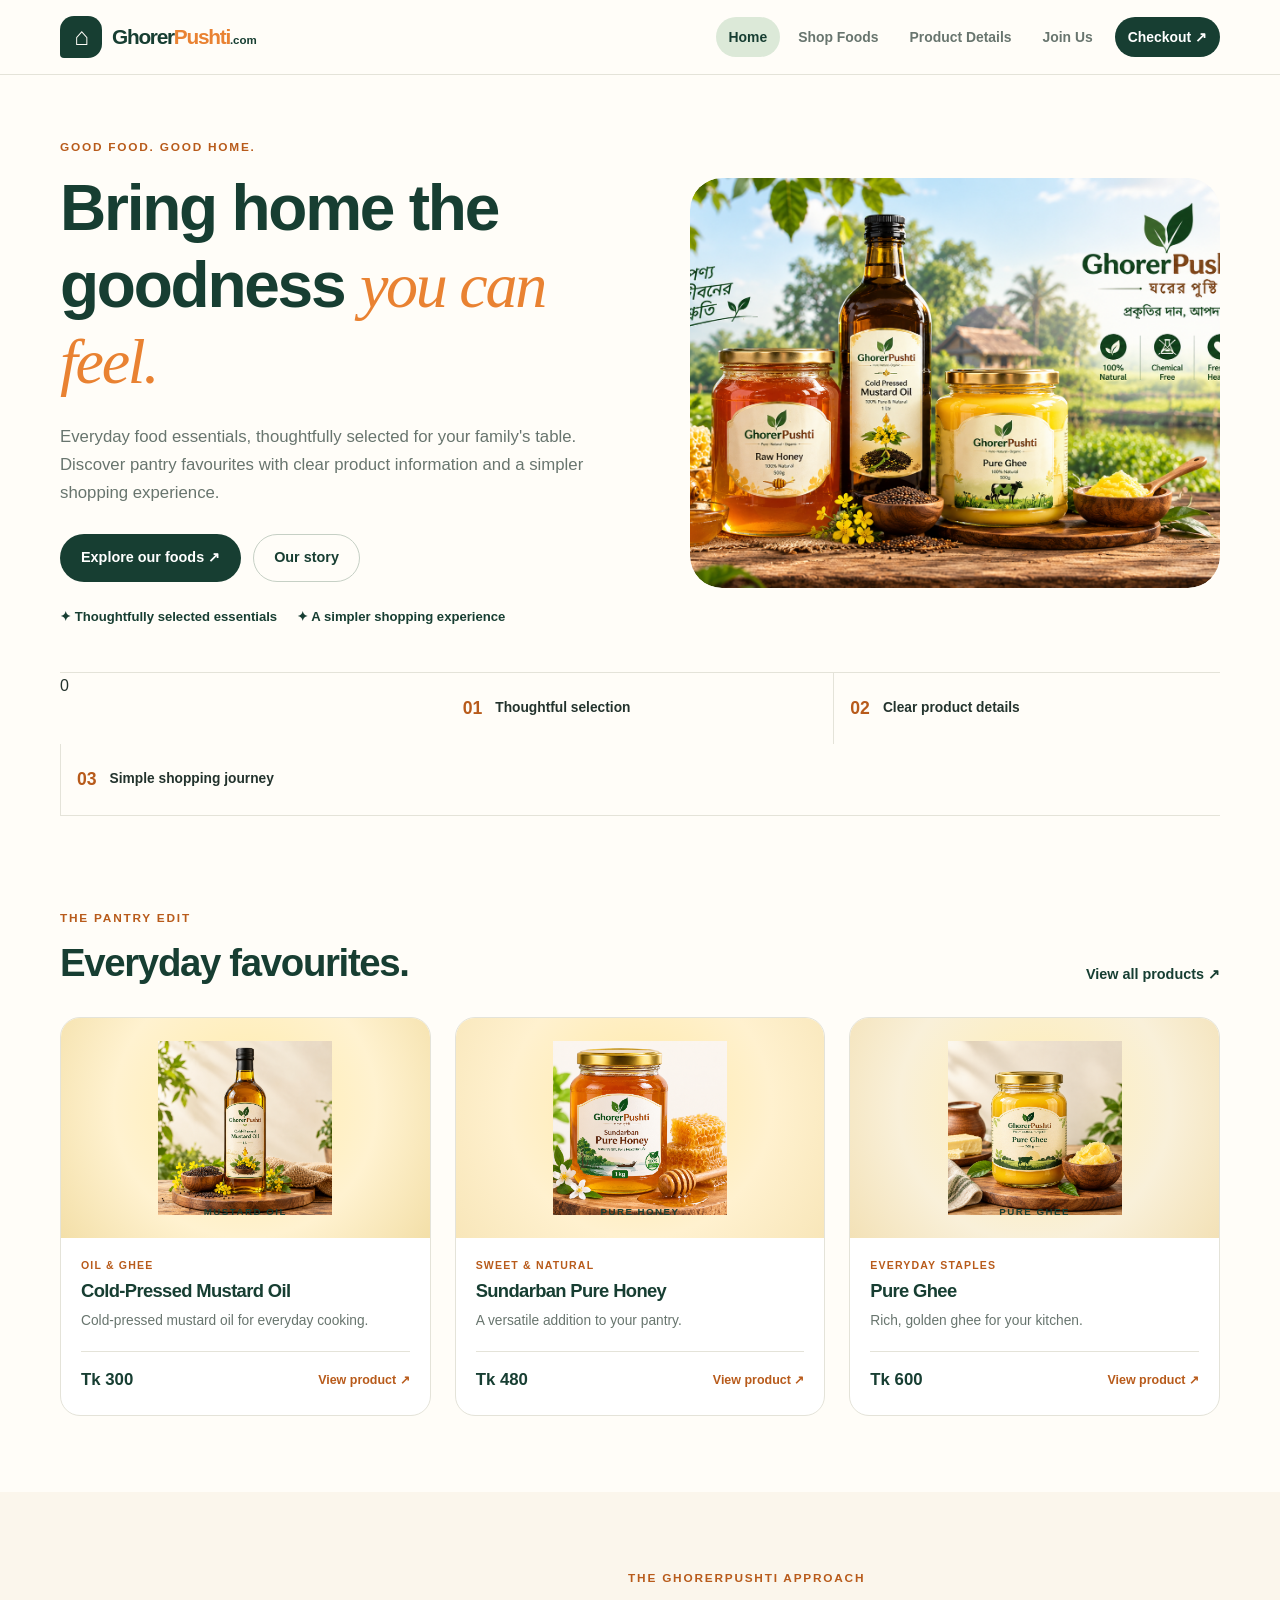
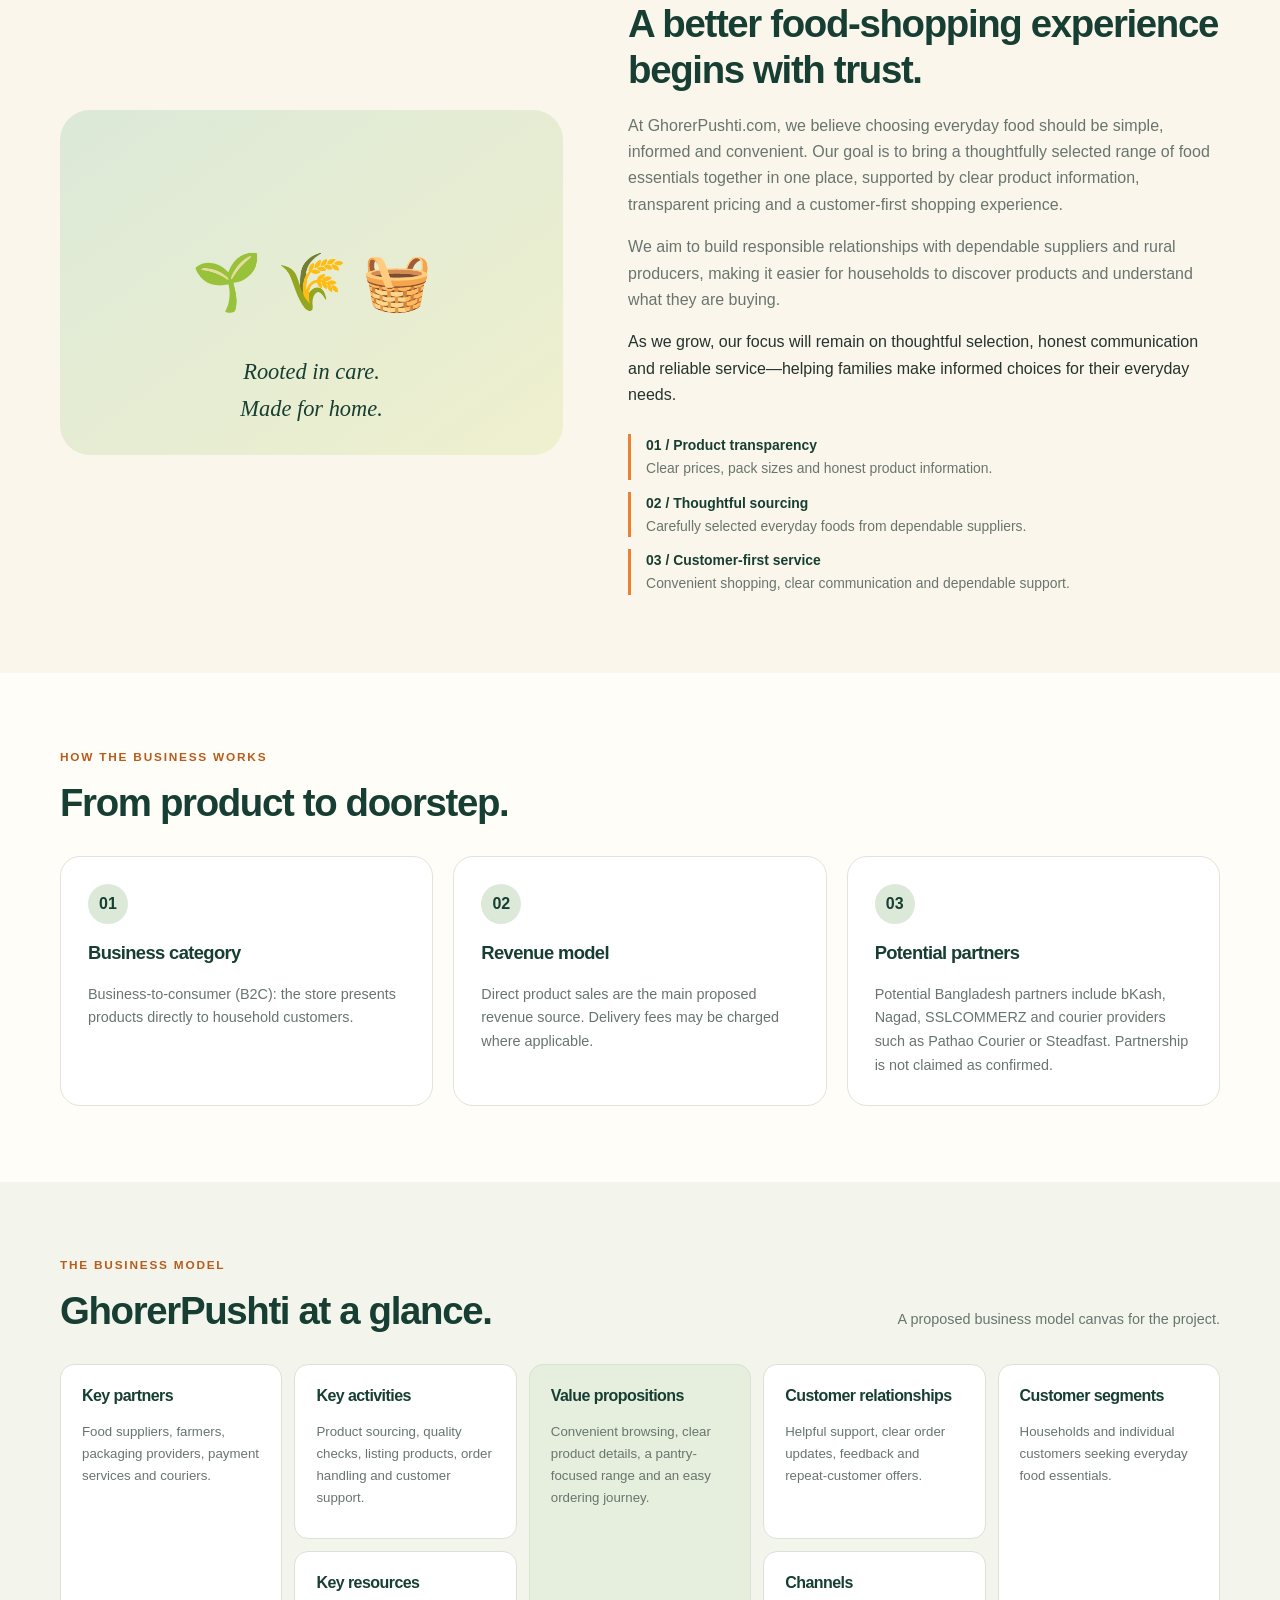
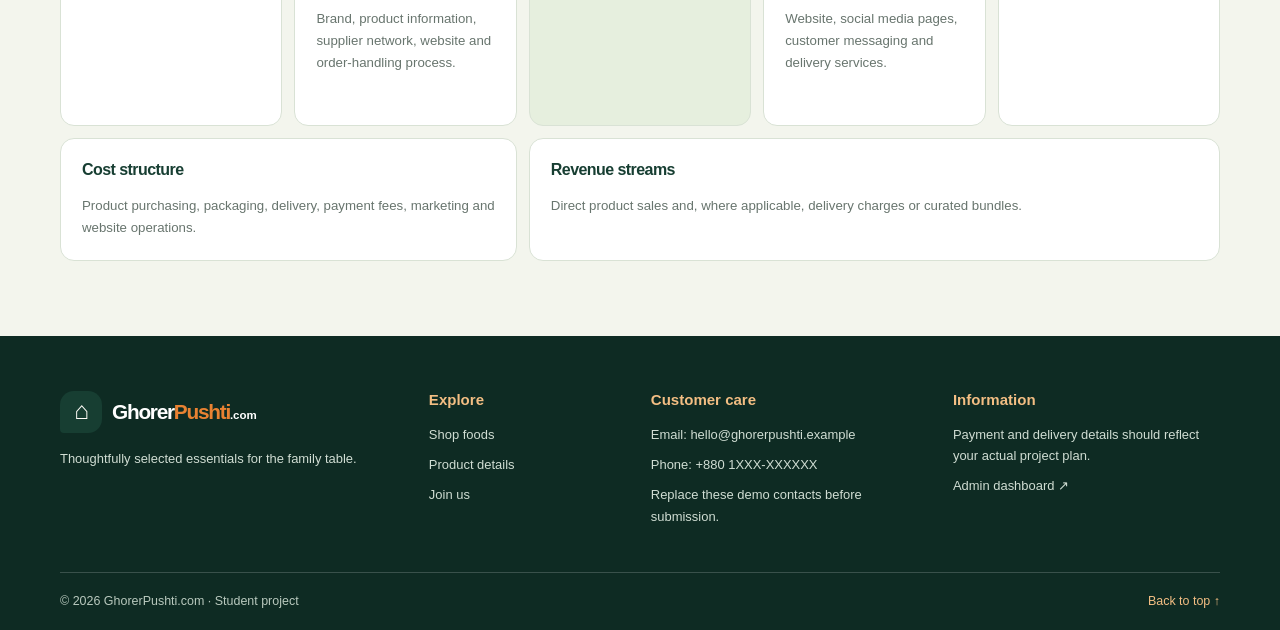
<file: index.html>
<MIS207 Assignment 01 - Build the storefront
  Group:   Team GhorerPushti
  Members: Student One (ID 2022365630, group leader)
           Student Two(ID 2422617630)
           Student Three(ID 2233606630)
<!DOCTYPE html>
<html lang="en">
<head>
  <!-- Replace with your group name, member names and IDs -->
  <meta charset="UTF-8">
  <meta name="viewport" content="width=device-width, initial-scale=1.0">
  <meta name="description" content="GhorerPushti — thoughtfully selected food and pantry essentials for every home.">
  <title>Home | GhorerPushti</title>
  <link rel="stylesheet" href="css/style.css">
</head>
<body id="top">

<header class="site-header">
  <a class="brand" href="index.html">
    <span class="brand-icon" aria-hidden="true">⌂</span>
    <span>Ghorer<span class="brand-accent">Pushti</span><small>.com</small></span>
  </a>
  <nav class="main-nav" aria-label="Main navigation">
    <a class="active" aria-current="page" href="index.html">Home</a>
    <a href="catalog.html">Shop Foods</a>
    <a href="product-details.html">Product Details</a>
    <a href="register.html">Join Us</a>
    <a class="nav-cart" href="checkout.html">Checkout ↗</a>
  </nav>
</header>

<main>
  <section class="hero container">
    <div class="hero-copy">
      <p class="eyebrow">GOOD FOOD. GOOD HOME.</p>
      <h1>Bring home the goodness <em>you can feel.</em></h1>
      <p class="hero-text">
        Everyday food essentials, thoughtfully selected for your family's
        table. Discover pantry favourites with clear product information
        and a simpler shopping experience.
      </p>
      <div class="button-row">
        <a class="btn btn-primary" href="catalog.html">Explore our foods ↗</a>
        <a class="btn btn-outline" href="#our-story">Our story</a>
      </div>
      <div class="hero-trust">
        <span>✦ Thoughtfully selected essentials</span>
        <span>✦ A simpler shopping experience</span>
      </div>
    </div>

    
<div class="hero-art hero-image">
  <img src="images/farm-collection.png" alt="GhorerPushti food collection">
</div>

  </section>

  <section class="trust-strip container">0
    <div><strong>01</strong><span>Thoughtful selection</span></div>
    <div><strong>02</strong><span>Clear product details</span></div>
    <div><strong>03</strong><span>Simple shopping journey</span></div>
  </section>

  <section class="section container">
    <div class="section-heading">
      <div>
        <p class="eyebrow">THE PANTRY EDIT</p>
        <h2>Everyday favourites.</h2>
      </div>
      <a class="text-link" href="catalog.html">View all products ↗</a>
    </div>

    <div class="product-grid">
      <article class="product-card">
        <a href="product-details.html" class="product-art art-oil" aria-label="View Mustard Oil">
  <img src="images/mustard-oil.png" alt="GhorerPushti Mustard Oil">
  <small>MUSTARD OIL</small>
</a>
        <div class="product-card-body">
          <p class="product-type">OIL &amp; GHEE</p>
          <h3><a href="product-details.html">Cold-Pressed Mustard Oil</a></h3>
          <p class="product-desc">Cold-pressed mustard oil for everyday cooking.</p>
          <div class="product-bottom"><strong>Tk 300</strong><a href="product-details.html">View product ↗</a></div>
        </div>
      </article>

      <article class="product-card">
        <a href="product-details.html"
   class="product-art art-honey"
   aria-label="View Sundarban Pure Honey">
  <img src="images/sundarban-honey.png"
       alt="GhorerPushti Sundarban Pure Honey">
  <small>PURE HONEY</small>
</a>
        <div class="product-card-body">
          <p class="product-type">SWEET & NATURAL</p>
          <h3><a href="product-details.html">Sundarban Pure Honey</a></h3>
          <p class="product-desc">A versatile addition to your pantry.</p>
          <div class="product-bottom"><strong>Tk 480</strong><a href="catalog.html">View product ↗</a></div>
        </div>
      </article>

      <article class="product-card">
        <a href="product-details.html"
   class="product-art art-ghee"
   aria-label="View Pure Ghee">
  <img src="images/pure-ghee.png"
       alt="GhorerPushti Pure Ghee">
  <small>PURE GHEE</small>
</a>
        <div class="product-card-body">
          <p class="product-type">EVERYDAY STAPLES</p>
          <h3><a href="catalog.html">Pure Ghee</a></h3>
          <p class="product-desc">Rich, golden ghee for your kitchen.</p>
          <div class="product-bottom"><strong>Tk 600</strong><a href="catalog.html">View product ↗</a></div>
        </div>
      </article>
    </div>
  </section>

  <section class="story-section" id="our-story">
    <div class="container story-layout">
      <div class="story-art" role="img" aria-label="Illustration representing rural farming and food">
        <span>🌱</span><span>🌾</span><span>🧺</span>
        <p>Rooted in care.<br>Made for home.</p>
      </div>
      <div class="story-copy">
        <p class="eyebrow">THE GHORERPUSHTI APPROACH</p>
        <h2>A better food-shopping experience begins with trust.</h2>
      <p>
          At GhorerPushti.com, we believe choosing everyday food should
          be simple, informed and convenient. Our goal is to bring a
          thoughtfully selected range of food essentials together in
          one place, supported by clear product information,
          transparent pricing and a customer-first shopping experience.
        </p>
        
      <p>
        We aim to build responsible relationships with dependable
        suppliers and rural producers, making it easier for households
        to discover products and understand what they are buying.
      
      </p>
        As we grow, our focus will remain on thoughtful selection,
        honest communication and reliable service—helping families
        make informed choices for their everyday needs.
     </p>

<div class="story-points">
  <p>
    <strong>01 / Product transparency</strong><br>
    Clear prices, pack sizes and honest product information.
  </p>

  <p>
    <strong>02 / Thoughtful sourcing</strong><br>
    Carefully selected everyday foods from dependable suppliers.
  </p>

  <p>
    <strong>03 / Customer-first service</strong><br>
    Convenient shopping, clear communication and dependable support.
  </p>
</div>
      </div>
    </div>
  </section>

  <section class="section container">
    <div class="section-heading">
      <div><p class="eyebrow">HOW THE BUSINESS WORKS</p><h2>From product to doorstep.</h2></div>
    </div>
    <div class="info-grid">
      <article class="info-card"><span>01</span><h3>Business category</h3><p>Business-to-consumer (B2C): the store presents products directly to household customers.</p></article>
      <article class="info-card"><span>02</span><h3>Revenue model</h3><p>Direct product sales are the main proposed revenue source. Delivery fees may be charged where applicable.</p></article>
      <article class="info-card"><span>03</span><h3>Potential partners</h3><p>Potential Bangladesh partners include bKash, Nagad, SSLCOMMERZ and courier providers such as Pathao Courier or Steadfast. Partnership is not claimed as confirmed.</p></article>
    </div>
  </section>

  <section class="canvas-section">
    <div class="container">
      <div class="section-heading">
        <div><p class="eyebrow">THE BUSINESS MODEL</p><h2>GhorerPushti at a glance.</h2></div>
        <p class="section-intro">A proposed business model canvas for the project.</p>
      </div>

      <div class="canvas-grid">
        <article class="canvas-card canvas-partners"><h3>Key partners</h3><p>Food suppliers, farmers, packaging providers, payment services and couriers.</p></article>
        <article class="canvas-card canvas-activities"><h3>Key activities</h3><p>Product sourcing, quality checks, listing products, order handling and customer support.</p></article>
        <article class="canvas-card canvas-value"><h3>Value propositions</h3><p>Convenient browsing, clear product details, a pantry-focused range and an easy ordering journey.</p></article>
        <article class="canvas-card canvas-relationships"><h3>Customer relationships</h3><p>Helpful support, clear order updates, feedback and repeat-customer offers.</p></article>
        <article class="canvas-card canvas-segments"><h3>Customer segments</h3><p>Households and individual customers seeking everyday food essentials.</p></article>
        <article class="canvas-card canvas-resources"><h3>Key resources</h3><p>Brand, product information, supplier network, website and order-handling process.</p></article>
        <article class="canvas-card canvas-channels"><h3>Channels</h3><p>Website, social media pages, customer messaging and delivery services.</p></article>
        <article class="canvas-card canvas-costs"><h3>Cost structure</h3><p>Product purchasing, packaging, delivery, payment fees, marketing and website operations.</p></article>
        <article class="canvas-card canvas-revenue"><h3>Revenue streams</h3><p>Direct product sales and, where applicable, delivery charges or curated bundles.</p></article>
      </div>
    </div>
  </section>
</main>

<footer class="site-footer">
  <div class="container footer-grid">
    <div><a class="brand footer-brand" href="index.html"><span class="brand-icon">⌂</span><span>Ghorer<span class="brand-accent">Pushti</span><small>.com</small></span></a><p>Thoughtfully selected essentials for the family table.</p></div>
    <div><h3>Explore</h3><a href="catalog.html">Shop foods</a><a href="product-details.html">Product details</a><a href="register.html">Join us</a></div>
    <div><h3>Customer care</h3><p>Email: hello@ghorerpushti.example</p><p>Phone: +880 1XXX-XXXXXX</p><p>Replace these demo contacts before submission.</p></div>
    <div><h3>Information</h3><p>Payment and delivery details should reflect your actual project plan.</p><a href="admin.html">Admin dashboard ↗</a></div>
  </div>
  <div class="container footer-bottom"><span>© 2026 GhorerPushti.com · Student project</span><a href="#top">Back to top ↑</a></div>
</footer>

</body>
</html>
</file>
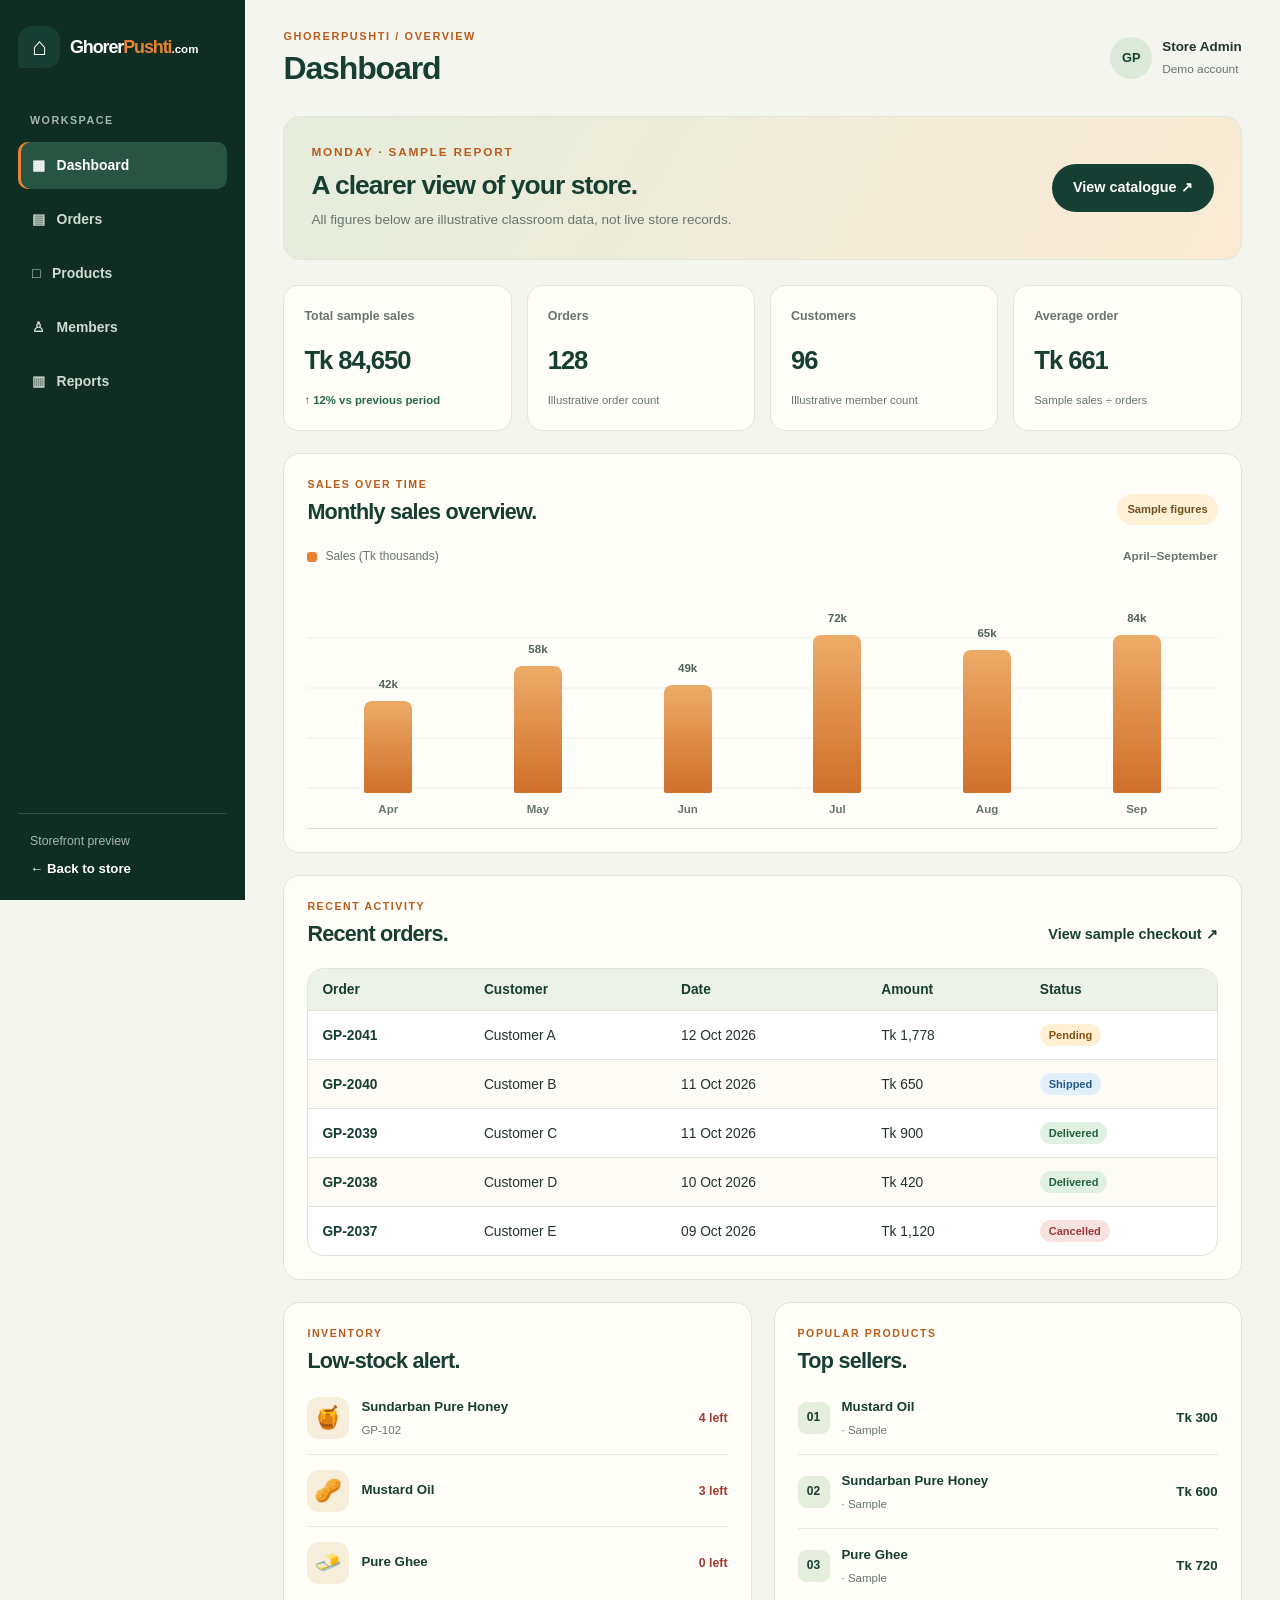
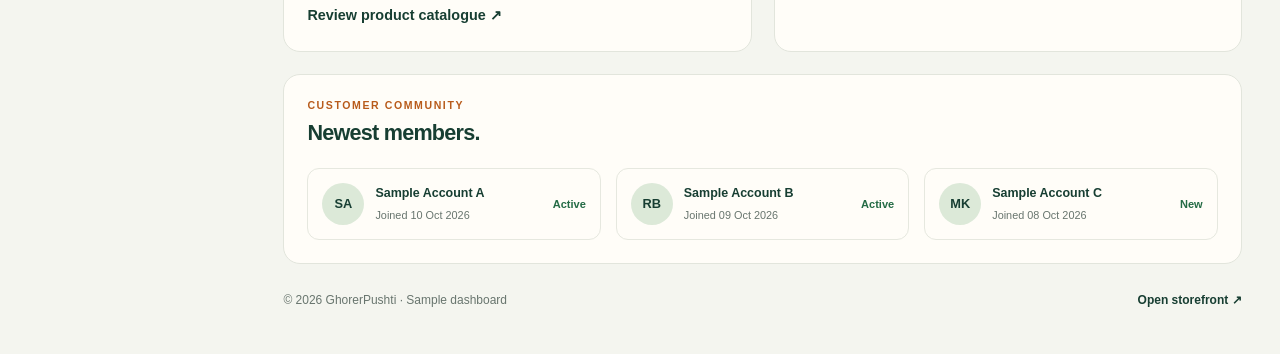
<file: admin.html>
<MIS207 Assignment 01 - Build the storefront
  Group:   Team GhorerPushti
  Members: Student One (ID 2022365630, group leader)
           Student Two(ID 2422617630)
           Student Three(ID 2233606630)
!DOCTYPE html>
<html lang="en">
<head>
  <!-- Replace with your group name, member names and IDs -->
  <meta charset="UTF-8">
  <meta name="viewport" content="width=device-width, initial-scale=1.0">
  <meta name="description" content="GhorerPushti sample admin dashboard.">
  <title>Admin Dashboard | GhorerPushti</title>
  <link rel="stylesheet" href="css/style.css">
  <link rel="stylesheet" href="css/admin.css">
</head>
<body class="admin-page">

<div class="admin-layout">
  <aside class="admin-sidebar">
    <a class="brand admin-brand" href="index.html"><span class="brand-icon">⌂</span><span>Ghorer<span class="brand-accent">Pushti</span><small>.com</small></span></a>
    <p class="sidebar-label">WORKSPACE</p>
    <nav class="sidebar-nav" aria-label="Dashboard navigation">
      <a class="side-active" href="admin.html">▦ &nbsp; Dashboard</a>
      <a href="#orders">▤ &nbsp; Orders</a>
      <a href="#products">□ &nbsp; Products</a>
      <a href="#members">♙ &nbsp; Members</a>
      <a href="#reports">▥ &nbsp; Reports</a>
    </nav>
    <div class="sidebar-bottom">
      <p>Storefront preview</p>
      <a href="index.html">← Back to store</a>
    </div>
  </aside>

  <main class="admin-main">
    <header class="admin-topbar">
      <div><p class="eyebrow">GHORERPUSHTI / OVERVIEW</p><h1>Dashboard</h1></div>
      <div class="admin-user"><span class="admin-avatar">GP</span><span><strong>Store Admin</strong><small>Demo account</small></span></div>
    </header>

    <section class="admin-welcome">
      <div><p class="eyebrow">MONDAY · SAMPLE REPORT</p><h2>A clearer view of your store.</h2><p>All figures below are illustrative classroom data, not live store records.</p></div>
      <a class="btn btn-primary" href="catalog.html">View catalogue ↗</a>
    </section>

    <section class="stat-grid" aria-label="Store summary">
      <article class="stat-card"><span>Total sample sales</span><strong>Tk 84,650</strong><small class="stat-positive">↑ 12% vs previous period</small></article>
      <article class="stat-card"><span>Orders</span><strong>128</strong><small>Illustrative order count</small></article>
      <article class="stat-card"><span>Customers</span><strong>96</strong><small>Illustrative member count</small></article>
      <article class="stat-card"><span>Average order</span><strong>Tk 661</strong><small>Sample sales ÷ orders</small></article>
    </section>

    <section class="admin-panel chart-panel" id="reports">
      <div class="panel-heading"><div><p class="eyebrow">SALES OVER TIME</p><h2>Monthly sales overview.</h2></div><span class="panel-tag">Sample figures</span></div>
      <div class="chart-legend"><span><i></i> Sales (Tk thousands)</span><strong>April–September</strong></div>
      <div class="sales-chart" role="img" aria-label="CSS bar chart of sample sales: April 42 thousand taka, May 58 thousand, June 49 thousand, July 72 thousand, August 65 thousand, September 84 thousand">
        <div class="chart-column"><span class="bar-value">42k</span><div class="chart-bar bar-apr"></div><span class="chart-month">Apr</span></div>
        <div class="chart-column"><span class="bar-value">58k</span><div class="chart-bar bar-may"></div><span class="chart-month">May</span></div>
        <div class="chart-column"><span class="bar-value">49k</span><div class="chart-bar bar-jun"></div><span class="chart-month">Jun</span></div>
        <div class="chart-column"><span class="bar-value">72k</span><div class="chart-bar bar-jul"></div><span class="chart-month">Jul</span></div>
        <div class="chart-column"><span class="bar-value">65k</span><div class="chart-bar bar-aug"></div><span class="chart-month">Aug</span></div>
        <div class="chart-column"><span class="bar-value">84k</span><div class="chart-bar bar-sep"></div><span class="chart-month">Sep</span></div>
      </div>
    </section>

    <section class="admin-panel" id="orders">
      <div class="panel-heading"><div><p class="eyebrow">RECENT ACTIVITY</p><h2>Recent orders.</h2></div><a class="text-link" href="checkout.html">View sample checkout ↗</a></div>
      <div class="table-wrap">
        <table class="admin-table">
          <thead><tr><th scope="col">Order</th><th scope="col">Customer</th><th scope="col">Date</th><th scope="col">Amount</th><th scope="col">Status</th></tr></thead>
          <tbody>
            <tr><th scope="row">GP-2041</th><td>Customer A</td><td>12 Oct 2026</td><td>Tk 1,778</td><td><span class="status status-pending">Pending</span></td></tr>
            <tr><th scope="row">GP-2040</th><td>Customer B</td><td>11 Oct 2026</td><td>Tk 650</td><td><span class="status status-shipped">Shipped</span></td></tr>
            <tr><th scope="row">GP-2039</th><td>Customer C</td><td>11 Oct 2026</td><td>Tk 900</td><td><span class="status status-delivered">Delivered</span></td></tr>
            <tr><th scope="row">GP-2038</th><td>Customer D</td><td>10 Oct 2026</td><td>Tk 420</td><td><span class="status status-delivered">Delivered</span></td></tr>
            <tr><th scope="row">GP-2037</th><td>Customer E</td><td>09 Oct 2026</td><td>Tk 1,120</td><td><span class="status status-cancelled">Cancelled</span></td></tr>
          </tbody>
        </table>
      </div>
    </section>

    <div class="admin-two-col">
      <section class="admin-panel" id="products">
        <div class="panel-heading"><div><p class="eyebrow">INVENTORY</p><h2>Low-stock alert.</h2></div></div>
        <ul class="inventory-list">
          <li><span class="inventory-icon">🍯</span><span><strong>Sundarban Pure Honey</strong><small>GP-102</small></span><span class="inventory-count">4 left</span></li>
          <li><span class="inventory-icon">🥜</span><span><strong>Mustard Oil</strong><small><GP-105></GP-105></small></span><span class="inventory-count">3 left</span></li>
          <li><span class="inventory-icon">🧈</span><span><strong>Pure Ghee</strong><small><GP-106></GP-106></small></span><span class="inventory-count">0 left</span></li>
        </ul>
        <a class="text-link" href="catalog.html">Review product catalogue ↗</a>
      </section>

      <section class="admin-panel">
        <div class="panel-heading"><div><p class="eyebrow">POPULAR PRODUCTS</p><h2>Top sellers.</h2></div></div>
        <ol class="top-products">
          <li><span class="top-rank">01</span><span><strong>Mustard Oil</strong><small><GP-105></GP-105> · Sample</small></span><strong>Tk 300</strong></li>
          <li><span class="top-rank">02</span><span><strong>Sundarban Pure Honey</strong><small><GP-102></GP-102> · Sample</small></span><strong>Tk 600</strong></li>
          <li><span class="top-rank">03</span><span><strong>Pure Ghee</strong><small><GP-106></GP-106> · Sample</small></span><strong>Tk 720</strong></li>
        </ol>
      </section>
    </div>

    <section class="admin-panel" id="members">
      <div class="panel-heading"><div><p class="eyebrow">CUSTOMER COMMUNITY</p><h2>Newest members.</h2></div></div>
      <div class="members-grid">
        <article><span class="member-avatar">SA</span><div><strong>Sample Account A</strong><small>Joined 10 Oct 2026</small></div><span class="member-state">Active</span></article>
        <article><span class="member-avatar">RB</span><div><strong>Sample Account B</strong><small>Joined 09 Oct 2026</small></div><span class="member-state">Active</span></article>
        <article><span class="member-avatar">MK</span><div><strong>Sample Account C</strong><small>Joined 08 Oct 2026</small></div><span class="member-state">New</span></article>
      </div>
    </section>

    <footer class="admin-footer"><span>© 2026 GhorerPushti · Sample dashboard</span><a href="index.html">Open storefront ↗</a></footer>
  </main>
</div>

</body>
</html>
</file>
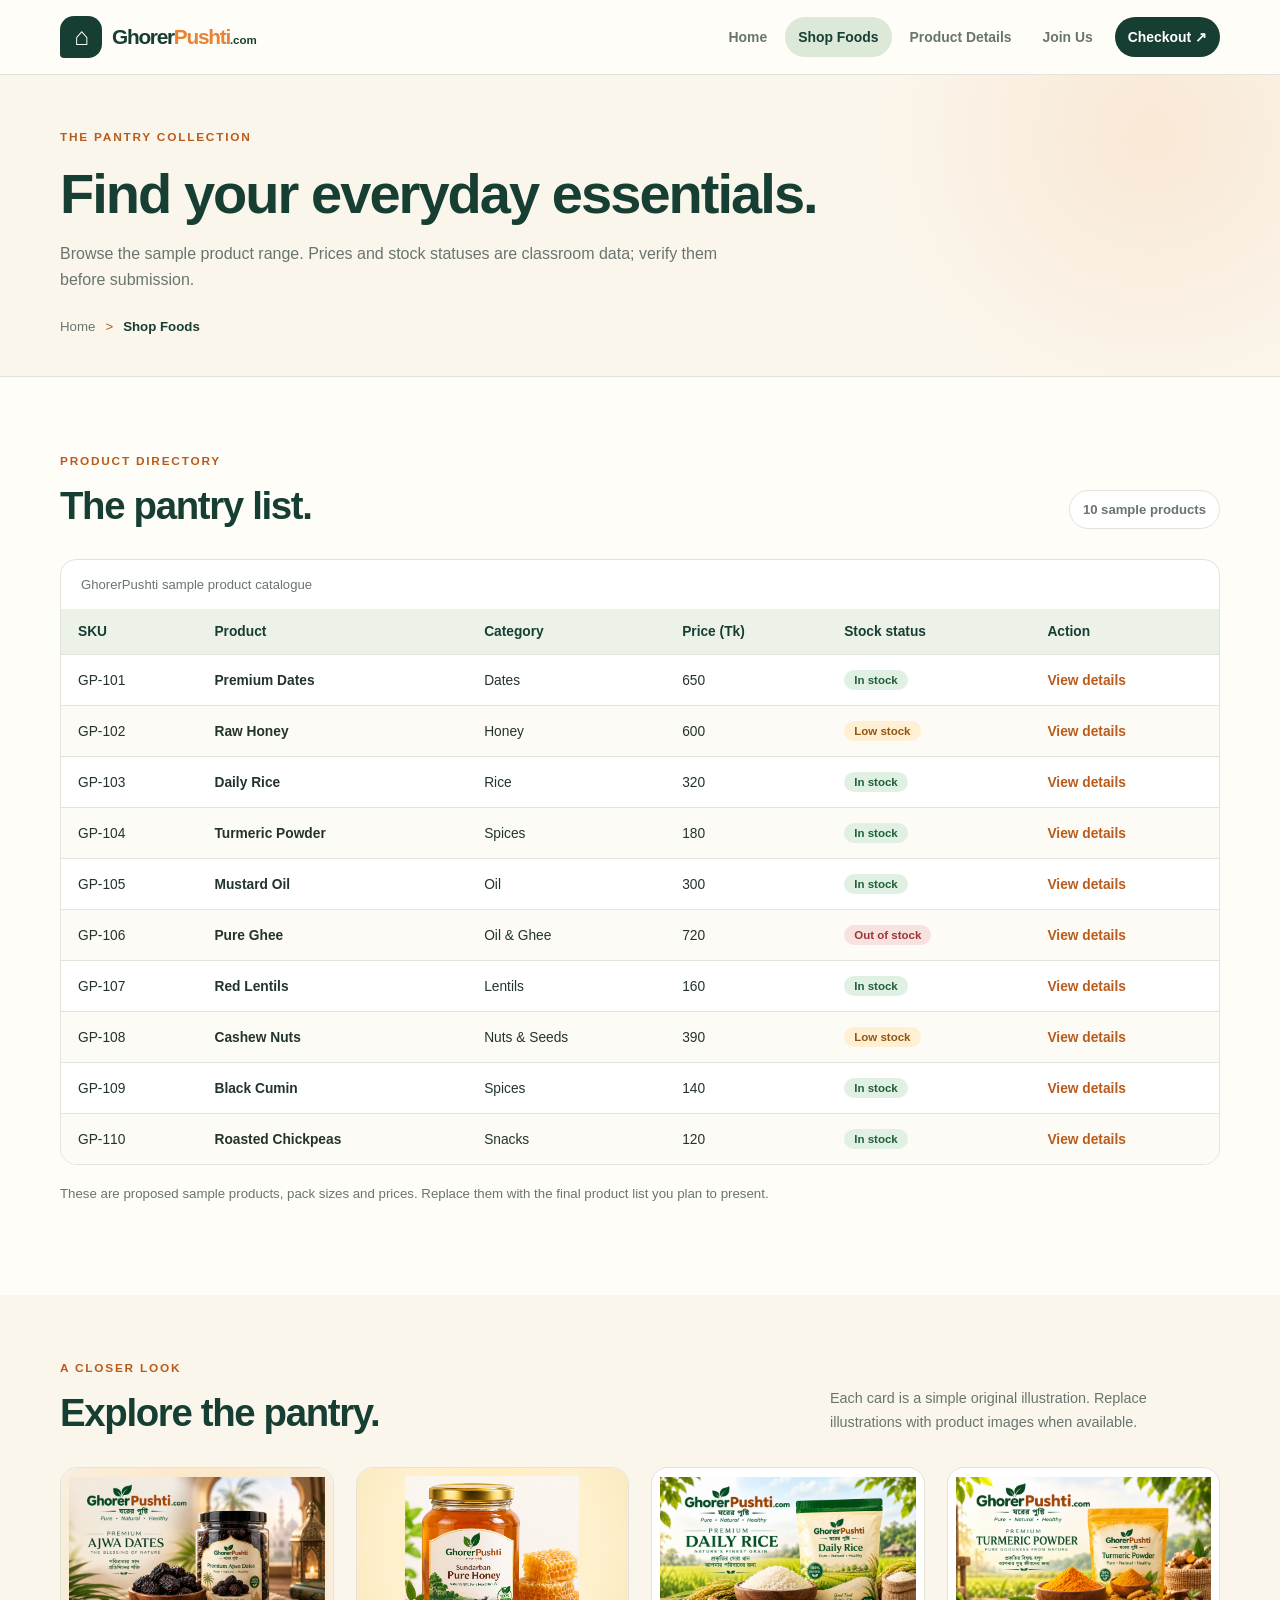
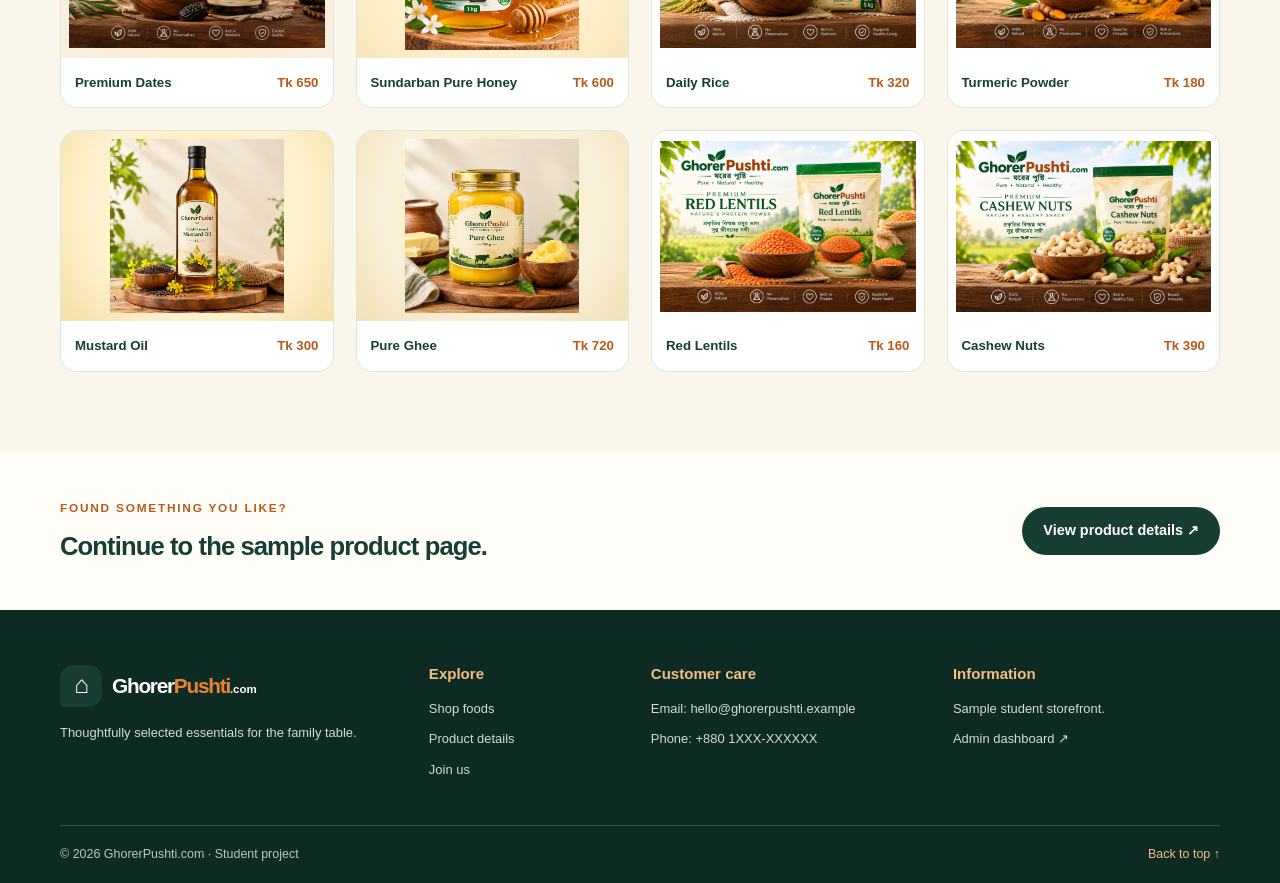
<file: catalog.html>
<MIS207 Assignment 01 - Build the storefront
  Group:   Team GhorerPushti
  Members: Student One (ID 2022365630, group leader)
           Student Two(ID 2422617630)
           Student Three(ID 2233606630)
<!DOCTYPE html>
<html lang="en">
<head>
  <!-- Replace with your group name, member names and IDs -->
  <meta charset="UTF-8">
  <meta name="viewport" content="width=device-width, initial-scale=1.0">
  <meta name="description" content="Browse pantry essentials at GhorerPushti.">
  <title>Shop Foods | GhorerPushti</title>
  <link rel="stylesheet" href="css/style.css">
</head>
<body id="top">

<header class="site-header">
  <a class="brand" href="index.html"><span class="brand-icon">⌂</span><span>Ghorer<span class="brand-accent">Pushti</span><small>.com</small></span></a>
  <nav class="main-nav" aria-label="Main navigation">
    <a href="index.html">Home</a>
    <a class="active" aria-current="page" href="catalog.html">Shop Foods</a>
    <a href="product-details.html">Product Details</a>
    <a href="register.html">Join Us</a>
    <a class="nav-cart" href="checkout.html">Checkout ↗</a>
  </nav>
</header>

<main>
  <section class="page-banner">
    <div class="container">
      <p class="eyebrow">THE PANTRY COLLECTION</p>
      <h1>Find your everyday essentials.</h1>
      <p>Browse the sample product range. Prices and stock statuses are classroom data; verify them before submission.</p>
      <div class="breadcrumb"><a href="index.html">Home</a> <span>></span> <strong>Shop Foods</strong></div>
    </div>
  </section>

  <section class="section container">
    <div class="section-heading">
      <div><p class="eyebrow">PRODUCT DIRECTORY</p><h2>The pantry list.</h2></div>
      <span class="result-count">10 sample products</span>
    </div>

    <div class="table-wrap">
      <table class="product-table">
        <caption>GhorerPushti sample product catalogue</caption>
        <thead>
          <tr>
            <th scope="col">SKU</th>
            <th scope="col">Product</th>
            <th scope="col">Category</th>
            <th scope="col">Price (Tk)</th>
            <th scope="col">Stock status</th>
            <th scope="col">Action</th>
          </tr>
        </thead>
        <tbody>
          <tr><td>GP-101</td><th scope="row">Premium Dates</th><td>Dates</td><td>650</td><td><span class="stock stock-in">In stock</span></td><td><a href="product-details.html">View details</a></td></tr>
          <tr><td>GP-102</td><th scope="row">Raw Honey</th><td>Honey</td><td>600</td><td><span class="stock stock-low">Low stock</span></td><td><a href="product-details.html">View details</a></td></tr>
          <tr><td>GP-103</td><th scope="row">Daily Rice</th><td>Rice</td><td>320</td><td><span class="stock stock-in">In stock</span></td><td><a href="product-details.html">View details</a></td></tr>
          <tr><td>GP-104</td><th scope="row">Turmeric Powder</th><td>Spices</td><td>180</td><td><span class="stock stock-in">In stock</span></td><td><a href="product-details.html">View details</a></td></tr>
          <tr><td>GP-105</td><th scope="row">Mustard Oil</th><td>Oil</td><td>300</td><td><span class="stock stock-in">In stock</span></td><td><a href="product-details.html">View details</a></td></tr>
          <tr><td>GP-106</td><th scope="row">Pure Ghee</th><td>Oil &amp; Ghee</td><td>720</td><td><span class="stock stock-out">Out of stock</span></td><td><a href="product-details.html">View details</a></td></tr>
          <tr><td>GP-107</td><th scope="row">Red Lentils</th><td>Lentils</td><td>160</td><td><span class="stock stock-in">In stock</span></td><td><a href="product-details.html">View details</a></td></tr>
          <tr><td>GP-108</td><th scope="row">Cashew Nuts</th><td>Nuts &amp; Seeds</td><td>390</td><td><span class="stock stock-low">Low stock</span></td><td><a href="product-details.html">View details</a></td></tr>
          <tr><td>GP-109</td><th scope="row">Black Cumin</th><td>Spices</td><td>140</td><td><span class="stock stock-in">In stock</span></td><td><a href="product-details.html">View details</a></td></tr>
          <tr><td>GP-110</td><th scope="row">Roasted Chickpeas</th><td>Snacks</td><td>120</td><td><span class="stock stock-in">In stock</span></td><td><a href="product-details.html">View details</a></td></tr>
        </tbody>
      </table>
    </div>
    <p class="small-note">These are proposed sample products, pack sizes and prices. Replace them with the final product list you plan to present.</p>
  </section>

  <section class="gallery-section">
    <div class="container">
      <div class="section-heading">
        <div><p class="eyebrow">A CLOSER LOOK</p><h2>Explore the pantry.</h2></div>
        <p class="section-intro">Each card is a simple original illustration. Replace illustrations with product images when available.</p>
      </div>

      <div class="gallery-grid">
    

  <figure>
    <a class="gallery-art art-dates"
       href="product-details.html?product=dates"
       aria-label="Premium Dates details">
      <img src="images/premium-dates.png" alt="Premium Dates">
    </a>
    <figcaption><strong>Premium Dates</strong><span>Tk 650</span></figcaption>
  </figure>

  <figure>
    <a class="gallery-art art-honey"
       href="product-details.html?product=honey"
       aria-label="Sundarban Pure Honey details">
      <img src="images/sundarban-honey.png" alt="Sundarban Pure Honey">
    </a>
    <figcaption><strong>Sundarban Pure Honey</strong><span>Tk 600</span></figcaption>
  </figure>

  <figure>
    <a class="gallery-art art-rice"
       href="product-details.html?product=rice"
       aria-label="Daily Rice details">
      <img src="images/daily-rice.png" alt="Daily Rice">
    </a>
    <figcaption><strong>Daily Rice</strong><span>Tk 320</span></figcaption>
  </figure>

  <figure>
    <a class="gallery-art art-turmeric"
       href="product-details.html?product=turmeric"
       aria-label="Turmeric Powder details">
      <img src="images/turmeric-powder.png" alt="Turmeric Powder">
    </a>
    <figcaption><strong>Turmeric Powder</strong><span>Tk 180</span></figcaption>
  </figure>

  <figure>
    <a class="gallery-art art-oil"
       href="product-details.html?product=oil"
       aria-label="Mustard Oil details">
      <img src="images/mustard-oil.png" alt="Mustard Oil">
    </a>
    <figcaption><strong>Mustard Oil</strong><span>Tk 300</span></figcaption>
  </figure>

  <figure>
    <a class="gallery-art art-ghee"
       href="product-details.html?product=ghee"
       aria-label="Pure Ghee details">
      <img src="images/pure-ghee.png" alt="Pure Ghee">
    </a>
    <figcaption><strong>Pure Ghee</strong><span>Tk 720</span></figcaption>
  </figure>

  <figure>
    <a class="gallery-art art-lentils"
       href="product-details.html?product=lentils"
       aria-label="Red Lentils details">
      <img src="images/red-lentils.png" alt="Red Lentils">
    </a>
    <figcaption><strong>Red Lentils</strong><span>Tk 160</span></figcaption>
  </figure>

  <figure>
    <a class="gallery-art art-cashew"
       href="product-details.html?product=cashew"
       aria-label="Cashew Nuts details">
      <img src="images/cashew-nuts.png" alt="Cashew Nuts">
    </a>
    <figcaption><strong>Cashew Nuts</strong><span>Tk 390</span></figcaption>
  </figure>

</div>
    </div>
  </section>

  <section class="catalog-cta container">
    <div><p class="eyebrow">FOUND SOMETHING YOU LIKE?</p><h2>Continue to the sample product page.</h2></div>
    <a class="btn btn-primary" href="product-details.html">View product details ↗</a>
  </section>
</main>

<footer class="site-footer">
  <div class="container footer-grid">
    <div><a class="brand footer-brand" href="index.html"><span class="brand-icon">⌂</span><span>Ghorer<span class="brand-accent">Pushti</span><small>.com</small></span></a><p>Thoughtfully selected essentials for the family table.</p></div>
    <div><h3>Explore</h3><a href="catalog.html">Shop foods</a><a href="product-details.html">Product details</a><a href="register.html">Join us</a></div>
    <div><h3>Customer care</h3><p>Email: hello@ghorerpushti.example</p><p>Phone: +880 1XXX-XXXXXX</p></div>
    <div><h3>Information</h3><p>Sample student storefront.</p><a href="admin.html">Admin dashboard ↗</a></div>
  </div>
  <div class="container footer-bottom"><span>© 2026 GhorerPushti.com · Student project</span><a href="#top">Back to top ↑</a></div>
</footer>

</body>
</html>
</file>
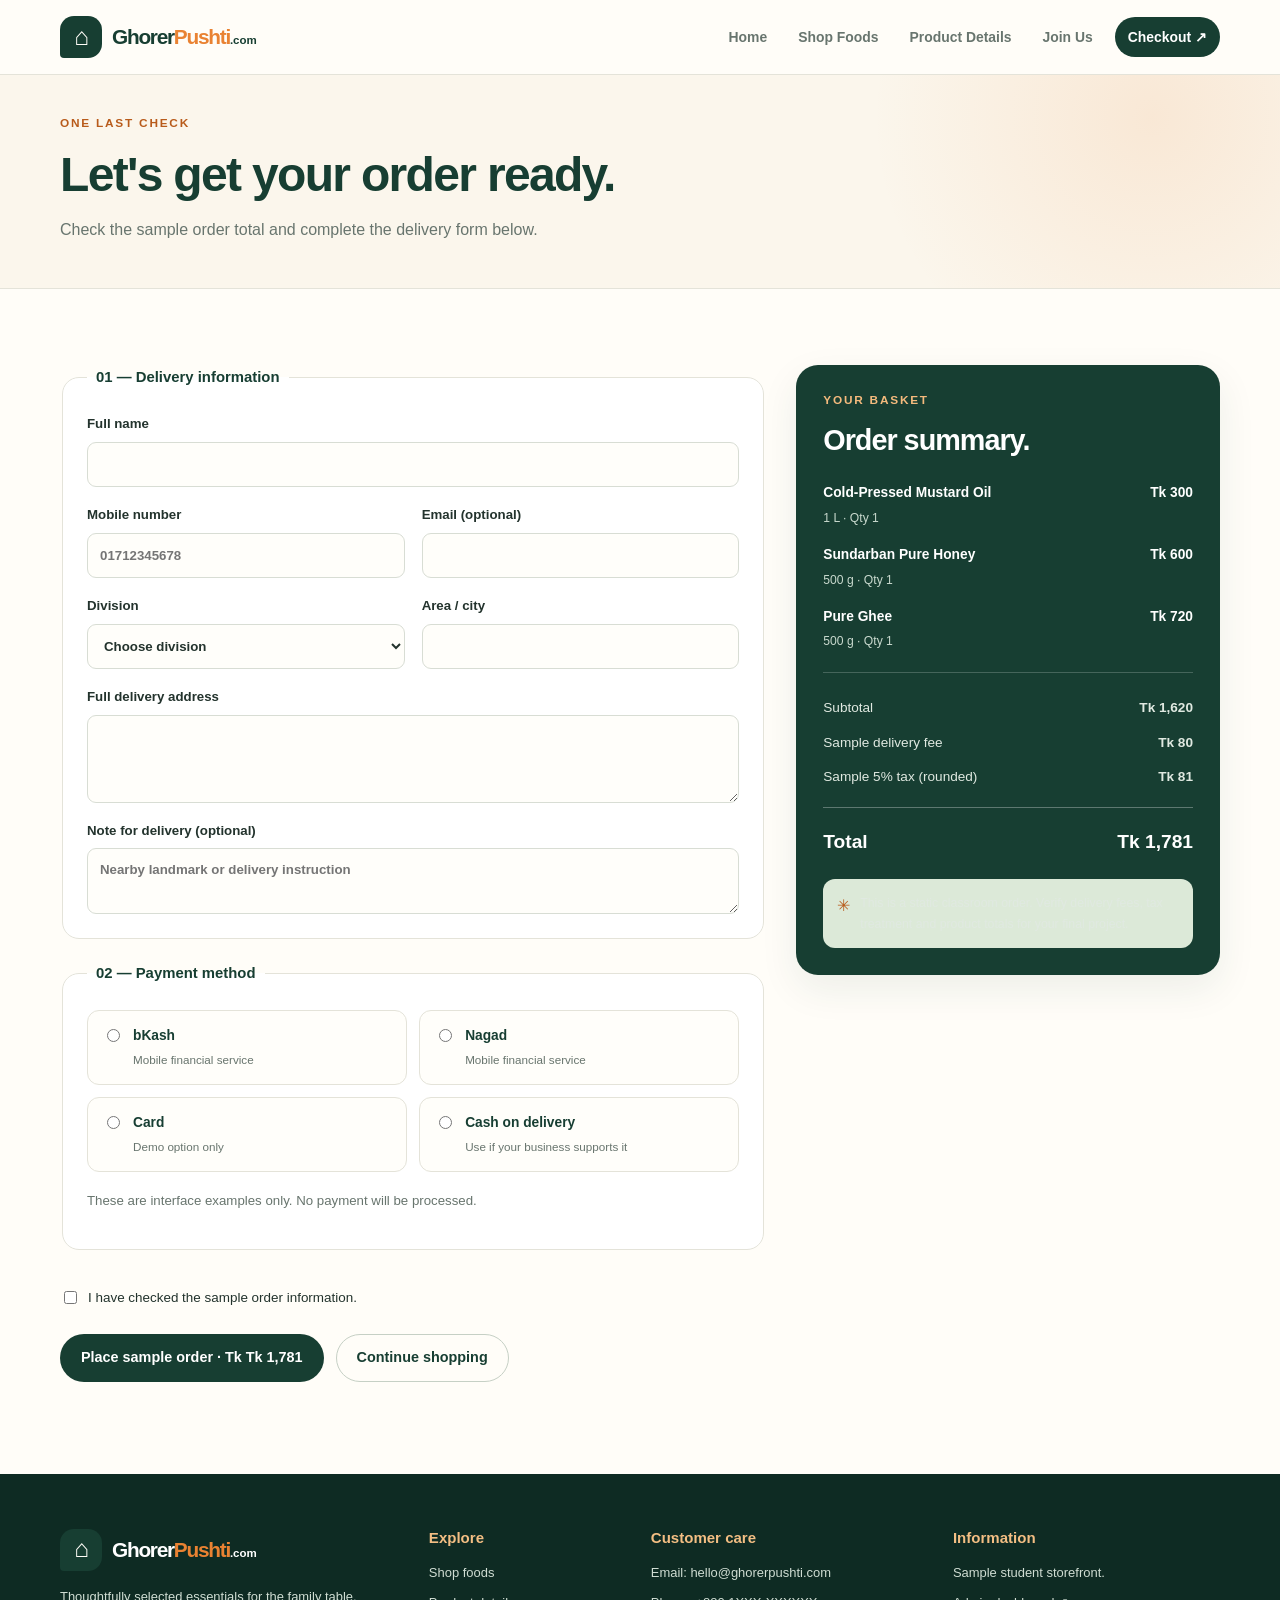
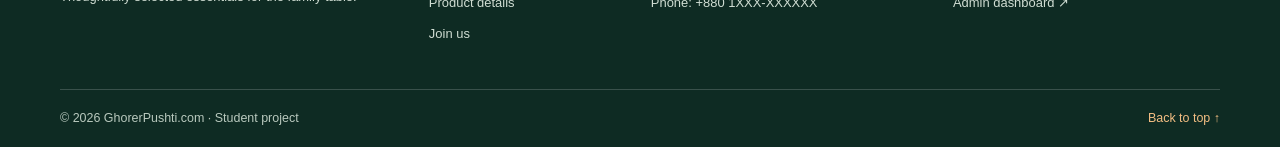
<file: checkout.html>
<MIS207 Assignment 01 - Build the storefront
  Group:   Team GhorerPushti
  Members: Student One (ID 2022365630, group leader)
           Student Two(ID 2422617630)
           Student Three(ID 2233606630)
<!DOCTYPE html>
<html lang="en">
<head>
  <!-- Replace with your group name, member names and IDs -->
  <meta charset="UTF-8">
  <meta name="viewport" content="width=device-width, initial-scale=1.0">
  <meta name="description" content="Sample order checkout for GhorerPushti.">
  <title>Checkout | GhorerPushti</title>
  <link rel="stylesheet" href="css/style.css">
</head>
<body id="top">

<header class="site-header">
  <a class="brand" href="index.html"><span class="brand-icon">⌂</span><span>Ghorer<span class="brand-accent">Pushti</span><small>.com</small></span></a>
  <nav class="main-nav" aria-label="Main navigation">
    <a href="index.html">Home</a>
    <a href="catalog.html">Shop Foods</a>
    <a href="product-details.html">Product Details</a>
    <a href="register.html">Join Us</a>
    <a class="nav-cart active" aria-current="page" href="checkout.html">Checkout ↗</a>
  </nav>
</header>

<main>
  <section class="page-banner page-banner-small">
    <div class="container">
      <p class="eyebrow">ONE LAST CHECK</p>
      <h1>Let's get your order ready.</h1>
      <p>Check the sample order total and complete the delivery form below.</p>
    </div>
  </section>

  <section class="section container">
    <div class="checkout-layout">
      <form class="site-form checkout-form" action="#" method="post">
        <fieldset>
          <legend>01 — Delivery information</legend>
          <div class="form-grid">
            <label class="form-span">Full name
              <input type="text" name="fullname" autocomplete="name" required>
            </label>
            <label>Mobile number
              <input type="tel" name="phone" pattern="01[3-9][0-9]{8}" title="Enter an 11-digit Bangladesh mobile number." placeholder="01712345678" autocomplete="tel" required>
            </label>
            <label>Email (optional)
              <input type="email" name="email" autocomplete="email">
            </label>
            <label>Division
              <select name="division" required>
                <option value="">Choose division</option>
                <option>Barishal</option>
                <option>Chattogram</option>
                <option>Dhaka</option>
                <option>Khulna</option>
                <option>Mymensingh</option>
                <option>Rajshahi</option>
                <option>Rangpur</option>
                <option>Sylhet</option>
              </select>
            </label>
            <label>Area / city
              <input type="text" name="area" required>
            </label>
            <label class="form-span">Full delivery address
              <textarea name="address" rows="3" autocomplete="street-address" required></textarea>
            </label>
            <label class="form-span">Note for delivery (optional)
              <textarea name="note" rows="2" placeholder="Nearby landmark or delivery instruction"></textarea>
            </label>
          </div>
        </fieldset>

        <fieldset>
          <legend>02 — Payment method</legend>
          <div class="payment-grid">
            <label class="payment-option"><input type="radio" name="payment" value="bkash" required><span><strong>bKash</strong><small>Mobile financial service</small></span></label>
            <label class="payment-option"><input type="radio" name="payment" value="nagad"><span><strong>Nagad</strong><small>Mobile financial service</small></span></label>
            <label class="payment-option"><input type="radio" name="payment" value="card"><span><strong>Card</strong><small>Demo option only</small></span></label>
            <label class="payment-option"><input type="radio" name="payment" value="cod"><span><strong>Cash on delivery</strong><small>Use if your business supports it</small></span></label>
          </div>
          <p class="small-note">These are interface examples only. No payment will be processed.</p>
        </fieldset>

        <label class="choice checkbox-block"><input type="checkbox" name="confirmation" required> I have checked the sample order information.</label>
        <div class="form-actions">
          <button class="btn btn-primary" type="submit">Place sample order · Tk Tk 1,781</button>
          <a class="btn btn-outline" href="catalog.html">Continue shopping</a>
        </div>
      </form>

      <aside class="checkout-aside">
        <p class="eyebrow eyebrow-light">YOUR BASKET</p>
        <h2>Order summary.</h2>
        <div class="order-lines">
                    <div><span><strong>Cold-Pressed Mustard Oil</strong><small>1 L · Qty 1</small></span><strong>Tk 300</strong></div>
          <div><span><strong>Sundarban Pure Honey</strong><small>500 g · Qty 1</small></span><strong>Tk 600</strong></div>
          <div><span><strong>Pure Ghee</strong><small>500 g · Qty 1</small></span><strong>Tk 720</strong></div>
        </div>
        <div class="totals">
                    <p><span>Subtotal</span><strong>Tk 1,620</strong></p>
          <p><span>Sample delivery fee</span><strong>Tk 80</strong></p>
          <p><span>Sample 5% tax (rounded)</span><strong>Tk 81</strong></p>
          <p class="total-final"><span>Total</span><strong>Tk 1,781</strong></p>
        <div class="checkout-note"><span>✳</span><p>This is a static classroom order. Verify delivery fees, tax treatment and product totals for your final project.</p></div>
      </aside>
    </div>
  </section>
</main>

<footer class="site-footer">
  <div class="container footer-grid">
    <div><a class="brand footer-brand" href="index.html"><span class="brand-icon">⌂</span><span>Ghorer<span class="brand-accent">Pushti</span><small>.com</small></span></a><p>Thoughtfully selected essentials for the family table.</p></div>
    <div><h3>Explore</h3><a href="catalog.html">Shop foods</a><a href="product-details.html">Product details</a><a href="register.html">Join us</a></div>
    <div><h3>Customer care</h3><p>Email: hello@ghorerpushti.com</p><p>Phone: +880 1XXX-XXXXXX</p></div>
    <div><h3>Information</h3><p>Sample student storefront.</p><a href="admin.html">Admin dashboard ↗</a></div>
  </div>
  <div class="container footer-bottom"><span>© 2026 GhorerPushti.com · Student project</span><a href="#top">Back to top ↑</a></div>
</footer>

</body>
</html>
</file>
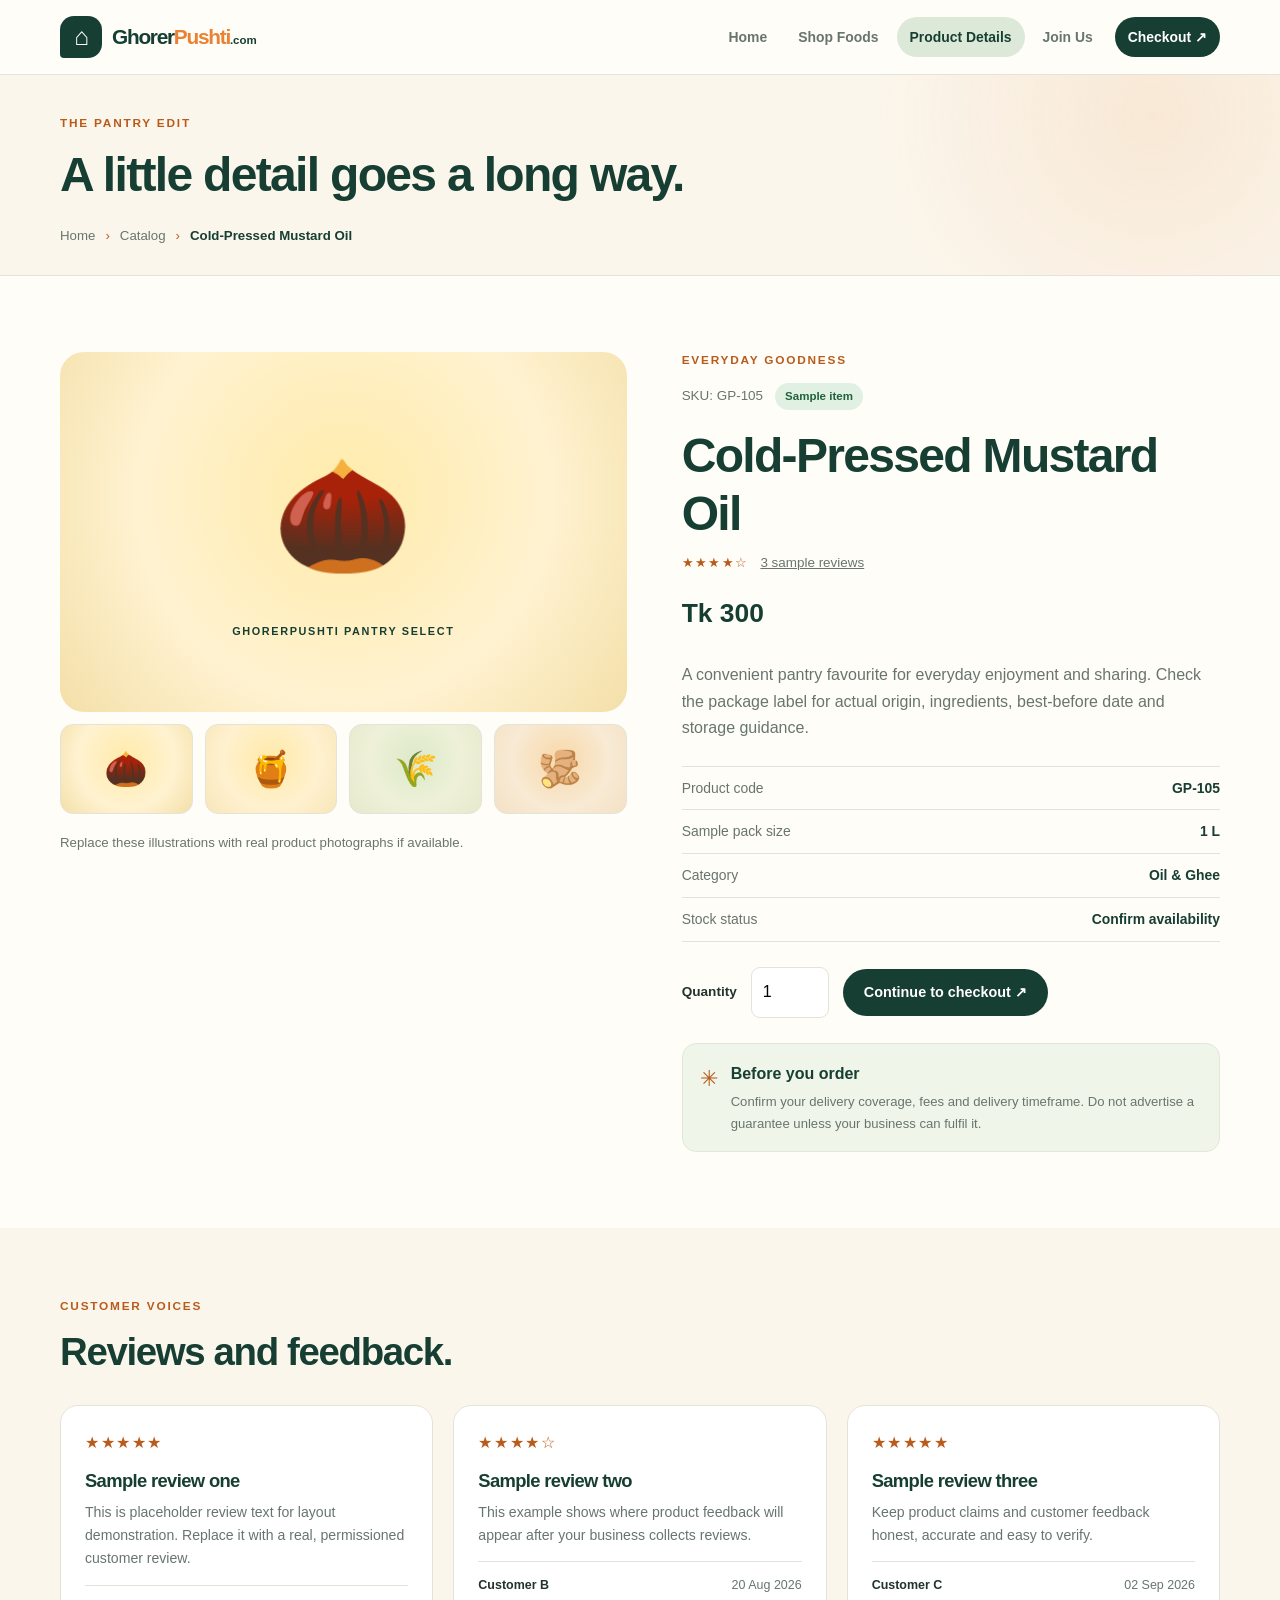
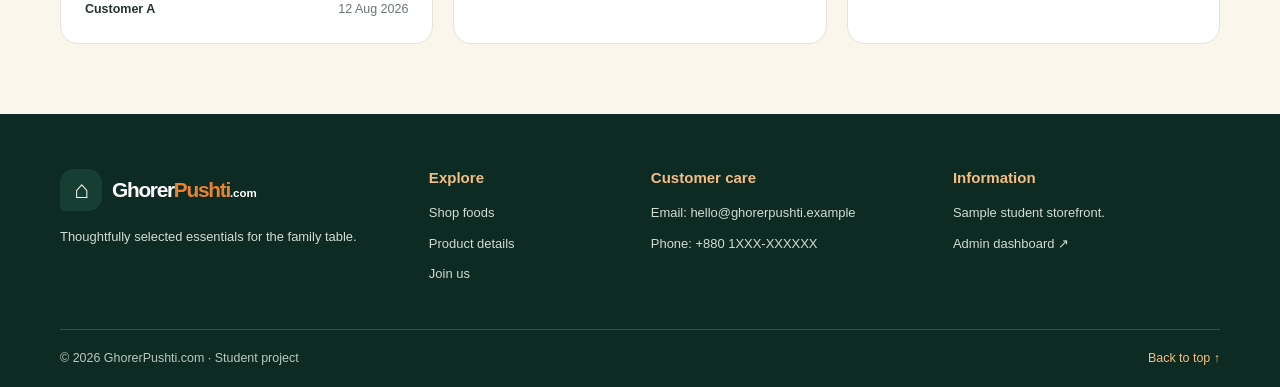
<file: product-details.html>
<MIS207 Assignment 01 - Build the storefront
  Group:   Team GhorerPushti
  Members: Student One (ID 2022365630, group leader)
           Student Two(ID 2422617630)
           Student Three(ID 2233606630)
<!DOCTYPE html>
<html lang="en">
<head>
  <!-- Replace with your group name, member names and IDs -->
  <meta charset="UTF-8">
  <meta name="viewport" content="width=device-width, initial-scale=1.0">
  <meta name="description" content="Product details for Cold-Pressed Mustard Oil at GhorerPushti.">
  <title>Cold-Pressed Mustard Oil | GhorerPushti</title>
  <link rel="stylesheet" href="css/style.css">
</head>
<body id="top">

<header class="site-header">
  <a class="brand" href="index.html"><span class="brand-icon">⌂</span><span>Ghorer<span class="brand-accent">Pushti</span><small>.com</small></span></a>
  <nav class="main-nav" aria-label="Main navigation">
    <a href="index.html">Home</a>
    <a href="catalog.html">Shop Foods</a>
    <a class="active" aria-current="page" href="product-details.html">Product Details</a>
    <a href="register.html">Join Us</a>
    <a class="nav-cart" href="checkout.html">Checkout ↗</a>
  </nav>
</header>

<main>
  <section class="page-banner page-banner-small">
    <div class="container">
      <p class="eyebrow">THE PANTRY EDIT</p>
      <h1>A little detail goes a long way.</h1>
      <div class="breadcrumb"><a href="index.html">Home</a><span>›</span><a href="catalog.html">Catalog</a><span>›</span><strong>Cold-Pressed Mustard Oil</strong></div>
    </div>
  </section>

  <section class="section container">
    <div class="detail-layout">
      <div class="detail-visual">
        <div class="detail-main-art art-oil" role="img" aria-label="Illustration of Cold-Pressed Mustard Oil"><span>🌰</span><small>GHORERPUSHTI PANTRY SELECT</small></div>
        <div class="detail-thumb-row">
          <div class="detail-thumb art-oil" role="img" aria-label="Dates illustration"><span>🌰</span></div>
          <div class="detail-thumb art-honey" role="img" aria-label="Honey illustration"><span>🍯</span></div>
          <div class="detail-thumb art-grain" role="img" aria-label="Grain illustration"><span>🌾</span></div>
          <div class="detail-thumb art-spice" role="img" aria-label="Spice illustration"><span>🫚</span></div>
        </div>
        <p class="small-note">Replace these illustrations with real product photographs if available.</p>
      </div>

      <div class="detail-copy">
        <p class="eyebrow">EVERYDAY GOODNESS</p>
        <p class="sku-line">SKU: GP-105 <span class="stock stock-in">Sample item</span></p>
        <h2 class="detail-title">Cold-Pressed Mustard Oil</h2>
        <div class="rating-line"><span aria-label="4 out of 5 stars">★★★★☆</span><a href="#reviews">3 sample reviews</a></div>
        <p class="detail-price">Tk 300 </p>
        <p class="detail-lede">A convenient pantry favourite for everyday enjoyment and sharing. Check the package label for actual origin, ingredients, best-before date and storage guidance.</p>

        <dl class="facts-list">
          <div><dt>Product code</dt><dd>GP-105</dd></div>
          <div><dt>Sample pack size</dt><dd>1 L</dd></div>
          <div><dt>Category</dt><dd>Oil &amp; Ghee</dd></div>
          <div><dt>Stock status</dt><dd>Confirm availability</dd></div>
        </dl>

        <form action="checkout.html" method="get" class="buy-form">
          <label for="quantity">Quantity</label>
          <input id="quantity" type="number" name="quantity" value="1" min="1" max="10" required>
          <button class="btn btn-primary" type="submit">Continue to checkout ↗</button>
        </form>

        <aside class="delivery-note">
          <span aria-hidden="true">✳</span>
          <div><strong>Before you order</strong><p>Confirm your delivery coverage, fees and delivery timeframe. Do not advertise a guarantee unless your business can fulfil it.</p></div>
        </aside>
      </div>
    </div>
  </section>

  <section class="review-section" id="reviews">
    <div class="container">
      <div class="section-heading"><div><p class="eyebrow">CUSTOMER VOICES</p><h2>Reviews and feedback.</h2></div></div>
      <div class="review-grid">
        <article class="review-card"><div class="review-stars" aria-label="5 out of 5 stars">★★★★★</div><h3>Sample review one</h3><p>This is placeholder review text for layout demonstration. Replace it with a real, permissioned customer review.</p><div class="review-meta"><strong>Customer A</strong><time datetime="2026-08-12">12 Aug 2026</time></div></article>
        <article class="review-card"><div class="review-stars" aria-label="4 out of 5 stars">★★★★☆</div><h3>Sample review two</h3><p>This example shows where product feedback will appear after your business collects reviews.</p><div class="review-meta"><strong>Customer B</strong><time datetime="2026-08-20">20 Aug 2026</time></div></article>
        <article class="review-card"><div class="review-stars" aria-label="5 out of 5 stars">★★★★★</div><h3>Sample review three</h3><p>Keep product claims and customer feedback honest, accurate and easy to verify.</p><div class="review-meta"><strong>Customer C</strong><time datetime="2026-09-02">02 Sep 2026</time></div></article>
      </div>
    </div>
  </section>
</main>

<footer class="site-footer">
  <div class="container footer-grid">
    <div><a class="brand footer-brand" href="index.html"><span class="brand-icon">⌂</span><span>Ghorer<span class="brand-accent">Pushti</span><small>.com</small></span></a><p>Thoughtfully selected essentials for the family table.</p></div>
    <div><h3>Explore</h3><a href="catalog.html">Shop foods</a><a href="product-details.html">Product details</a><a href="register.html">Join us</a></div>
    <div><h3>Customer care</h3><p>Email: hello@ghorerpushti.example</p><p>Phone: +880 1XXX-XXXXXX</p></div>
    <div><h3>Information</h3><p>Sample student storefront.</p><a href="admin.html">Admin dashboard ↗</a></div>
  </div>
  <div class="container footer-bottom"><span>© 2026 GhorerPushti.com · Student project</span><a href="#top">Back to top ↑</a></div>
</footer>

</body>
</html>
</file>
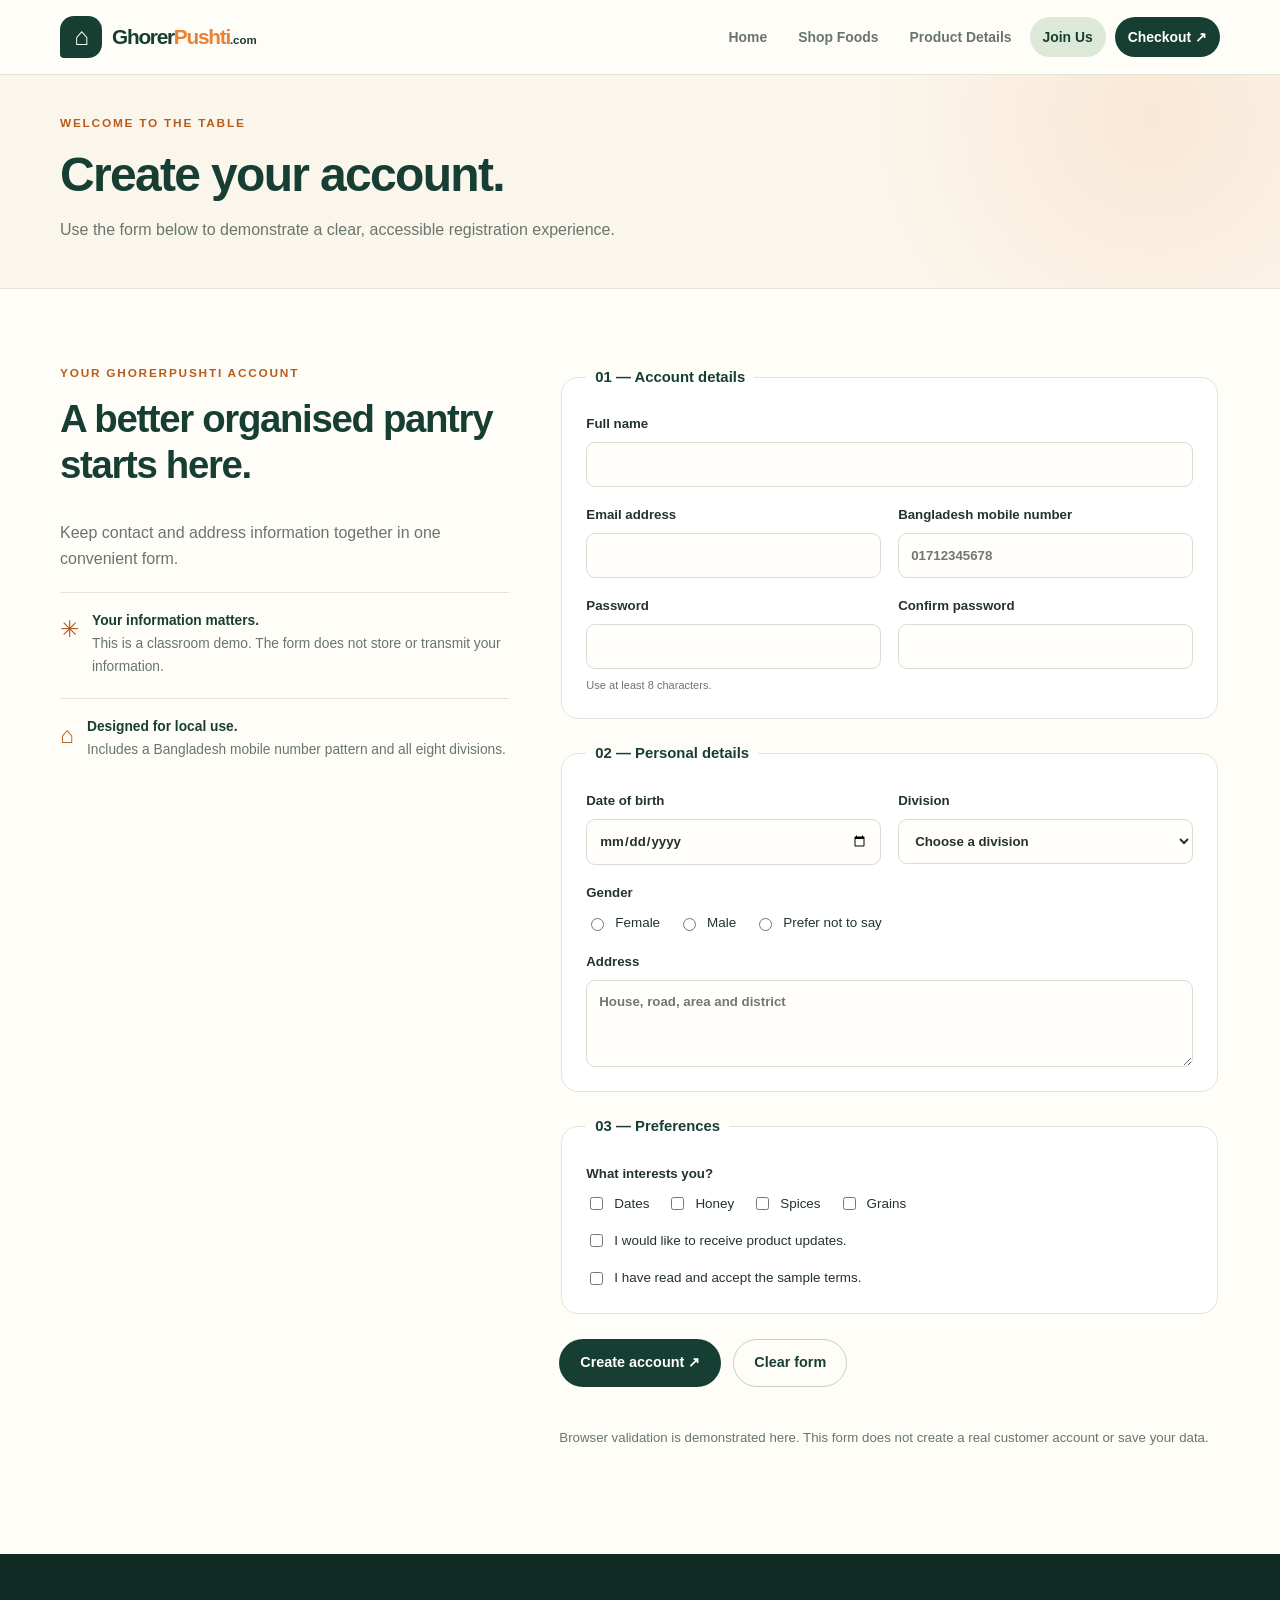
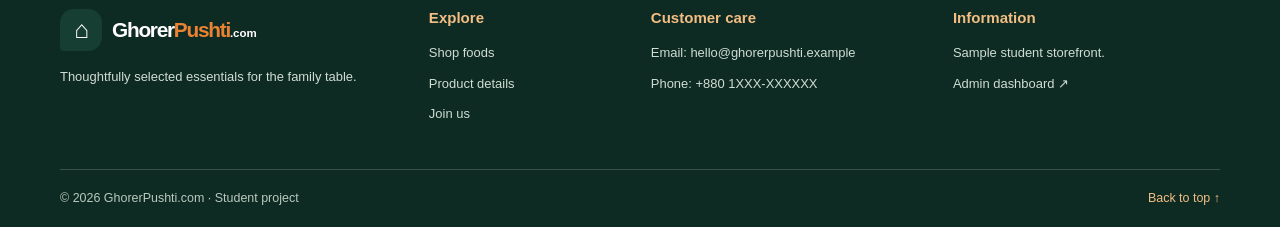
<file: register.html>
<MIS207 Assignment 01 - Build the storefront
  Group:   Team GhorerPushti
  Members: Student One (ID 2022365630, Group leader)
           Student Two(ID 2422617630)
           Student Three(ID 2233606630)
<!DOCTYPE html>
<html lang="en">
<head>
  <!-- Replace with your group name, member names and IDs -->
  <meta charset="UTF-8">
  <meta name="viewport" content="width=device-width, initial-scale=1.0">
  <meta name="description" content="Create a sample GhorerPushti customer account.">
  <title>Join Us | GhorerPushti</title>
  <link rel="stylesheet" href="css/style.css">
</head>
<body id="top">

<header class="site-header">
  <a class="brand" href="index.html"><span class="brand-icon">⌂</span><span>Ghorer<span class="brand-accent">Pushti</span><small>.com</small></span></a>
  <nav class="main-nav" aria-label="Main navigation">
    <a href="index.html">Home</a>
    <a href="catalog.html">Shop Foods</a>
    <a href="product-details.html">Product Details</a>
    <a class="active" aria-current="page" href="register.html">Join Us</a>
    <a class="nav-cart" href="checkout.html">Checkout ↗</a>
  </nav>
</header>

<main>
  <section class="page-banner page-banner-small">
    <div class="container">
      <p class="eyebrow">WELCOME TO THE TABLE</p>
      <h1>Create your account.</h1>
      <p>Use the form below to demonstrate a clear, accessible registration experience.</p>
    </div>
  </section>

  <section class="section container form-layout">
    <div class="form-intro">
      <p class="eyebrow">YOUR GHORERPUSHTI ACCOUNT</p>
      <h2>A better organised pantry starts here.</h2>
      <p>Keep contact and address information together in one convenient form.</p>
      <div class="form-side-note"><span>✳</span><p><strong>Your information matters.</strong><br>This is a classroom demo. The form does not store or transmit your information.</p></div>
      <div class="form-side-note"><span>⌂</span><p><strong>Designed for local use.</strong><br>Includes a Bangladesh mobile number pattern and all eight divisions.</p></div>
    </div>

    <form class="site-form" action="#" method="post">
      <fieldset>
        <legend>01 — Account details</legend>
        <div class="form-grid">
          <label class="form-span">Full name
            <input type="text" name="fullname" autocomplete="name" required>
          </label>
          <label>Email address
            <input type="email" name="email" autocomplete="email" required>
          </label>
          <label>Bangladesh mobile number
            <input type="tel" name="phone" pattern="01[3-9][0-9]{8}" title="Enter an 11-digit Bangladesh mobile number beginning with 013–019." placeholder="01712345678" autocomplete="tel" required>
          </label>
          <label>Password
            <input type="password" name="password" minlength="8" autocomplete="new-password" required>
            <small>Use at least 8 characters.</small>
          </label>
          <label>Confirm password
            <input type="password" name="confirm-password" minlength="8" autocomplete="new-password" required>
          </label>
        </div>
      </fieldset>

      <fieldset>
        <legend>02 — Personal details</legend>
        <div class="form-grid">
          <label>Date of birth
            <input type="date" name="birthdate">
          </label>
          <label>Division
            <select name="division" required>
              <option value="">Choose a division</option>
              <option>Barishal</option>
              <option>Chattogram</option>
              <option>Dhaka</option>
              <option>Khulna</option>
              <option>Mymensingh</option>
              <option>Rajshahi</option>
              <option>Rangpur</option>
              <option>Sylhet</option>
            </select>
          </label>
          <div class="form-span">
            <span class="field-label">Gender</span>
            <div class="inline-options">
              <label class="choice"><input type="radio" name="gender" value="female"> Female</label>
              <label class="choice"><input type="radio" name="gender" value="male"> Male</label>
              <label class="choice"><input type="radio" name="gender" value="prefer-not-to-say"> Prefer not to say</label>
            </div>
          </div>
          <label class="form-span">Address
            <textarea name="address" rows="3" autocomplete="street-address" placeholder="House, road, area and district"></textarea>
          </label>
        </div>
      </fieldset>

      <fieldset>
        <legend>03 — Preferences</legend>
        <span class="field-label">What interests you?</span>
        <div class="inline-options">
          <label class="choice"><input type="checkbox" name="interest" value="dates"> Dates</label>
          <label class="choice"><input type="checkbox" name="interest" value="honey"> Honey</label>
          <label class="choice"><input type="checkbox" name="interest" value="spices"> Spices</label>
          <label class="choice"><input type="checkbox" name="interest" value="grains"> Grains</label>
        </div>
        <label class="choice checkbox-block"><input type="checkbox" name="newsletter" value="yes"> I would like to receive product updates.</label>
        <label class="choice checkbox-block"><input type="checkbox" name="terms" value="accepted" required> I have read and accept the sample terms.</label>
      </fieldset>

      <div class="form-actions">
        <button class="btn btn-primary" type="submit">Create account ↗</button>
        <button class="btn btn-outline" type="reset">Clear form</button>
      </div>
      <p class="small-note">Browser validation is demonstrated here. This form does not create a real customer account or save your data.</p>
    </form>
  </section>
</main>

<footer class="site-footer">
  <div class="container footer-grid">
    <div><a class="brand footer-brand" href="index.html"><span class="brand-icon">⌂</span><span>Ghorer<span class="brand-accent">Pushti</span><small>.com</small></span></a><p>Thoughtfully selected essentials for the family table.</p></div>
    <div><h3>Explore</h3><a href="catalog.html">Shop foods</a><a href="product-details.html">Product details</a><a href="register.html">Join us</a></div>
    <div><h3>Customer care</h3><p>Email: hello@ghorerpushti.example</p><p>Phone: +880 1XXX-XXXXXX</p></div>
    <div><h3>Information</h3><p>Sample student storefront.</p><a href="admin.html">Admin dashboard ↗</a></div>
  </div>
  <div class="container footer-bottom"><span>© 2026 GhorerPushti.com · Student project</span><a href="#top">Back to top ↑</a></div>
</footer>

</body>
</html>
</file>
<file: css/style.css>
/* ==================================================
   GHORERPUSHTI — MAIN STOREFRONT STYLES
   Original palette: evergreen, warm cream and orange
   ================================================== */

/* 1. Design tokens */
:root {
  --forest: #173e32;
  --forest-dark: #0e2b23;
  --leaf: #dce9d8;
  --cream: #fbf6ec;
  --paper: #fffdf8;
  --orange: #e98232;
  --orange-dark: #b85b1b;
  --ink: #23332d;
  --muted: #68756e;
  --line: #e4e3d9;
  --white: #ffffff;
  --success: #246b45;
  --warning: #9b5a12;
  --danger: #a33c35;
  --shadow: 0 14px 38px rgba(23, 62, 50, 0.08);
  --radius: 20px;
  --radius-small: 12px;
  --content-width: 1160px;
}

/* 2. Reset and base */
* {
  box-sizing: border-box;
}

html {
  scroll-behavior: smooth;
}

body {
  margin: 0;
  color: var(--ink);
  background: var(--paper);
  font-family: Arial, Helvetica, sans-serif;
  font-size: 16px;
  line-height: 1.65;
}

img,
svg {
  max-width: 100%;
}

a {
  color: inherit;
  text-decoration: none;
}

a:hover {
  color: var(--orange-dark);
}

button,
input,
select,
textarea {
  font: inherit;
}

button,
.btn {
  cursor: pointer;
}

button:focus-visible,
a:focus-visible,
input:focus-visible,
select:focus-visible,
textarea:focus-visible {
  outline: 3px solid var(--orange);
  outline-offset: 3px;
}

h1,
h2,
h3,
p {
  margin-top: 0;
}

h1,
h2,
h3 {
  line-height: 1.2;
  letter-spacing: -0.035em;
}

h1 {
  font-size: clamp(2.5rem, 5vw, 4.7rem);
}

h2 {
  font-size: clamp(1.9rem, 3vw, 2.7rem);
}

h3 {
  font-size: 1.15rem;
}

.container {
  width: min(var(--content-width), calc(100% - 40px));
  margin-inline: auto;
}

.section {
  padding-block: 76px;
}

.eyebrow {
  margin-bottom: 13px;
  color: var(--orange-dark);
  font-size: 0.74rem;
  font-weight: 800;
  letter-spacing: 0.15em;
  line-height: 1.5;
}

.small-note {
  margin-top: 18px;
  color: var(--muted);
  font-size: 0.83rem;
}

/* 3. Shared header and navigation */
.site-header {
  position: relative;
  z-index: 5;
  display: flex;
  align-items: center;
  justify-content: space-between;
  gap: 28px;
  padding: 16px max(20px, calc((100% - var(--content-width)) / 2));
  background: var(--paper);
  border-bottom: 1px solid var(--line);
}

.brand {
  display: inline-flex;
  align-items: center;
  gap: 10px;
  flex-shrink: 0;
  color: var(--forest);
  font-size: 1.3rem;
  font-weight: 800;
  line-height: 1.05;
  letter-spacing: -0.06em;
}

.brand:hover {
  color: var(--forest);
}

.brand-icon {
  display: grid;
  width: 42px;
  height: 42px;
  place-items: center;
  color: var(--paper);
  background: var(--forest);
  border-radius: 14px 14px 14px 4px;
  font-size: 1.55rem;
  line-height: 1;
}

.brand-accent {
  color: var(--orange);
}

.brand small {
  font-size: 0.72rem;
  font-weight: 600;
  letter-spacing: 0;
}

.main-nav {
  display: flex;
  align-items: center;
  justify-content: flex-end;
  gap: 5px;
  flex-wrap: wrap;
}

.main-nav a {
  padding: 9px 13px;
  border-radius: 30px;
  color: var(--muted);
  font-size: 0.87rem;
  font-weight: 700;
  transition: background 0.2s, color 0.2s;
}

.main-nav a:hover,
.main-nav a.active {
  color: var(--forest);
  background: var(--leaf);
}

.main-nav a.nav-cart {
  color: var(--white);
  background: var(--forest);
  margin-left: 4px;
}

.main-nav a.nav-cart:hover {
  color: var(--white);
  background: var(--orange-dark);
}

/* 4. Buttons and links */
.button-row,
.form-actions {
  display: flex;
  align-items: center;
  gap: 12px;
  flex-wrap: wrap;
}

.btn {
  display: inline-flex;
  min-height: 46px;
  align-items: center;
  justify-content: center;
  gap: 8px;
  padding: 11px 20px;
  border: 1px solid transparent;
  border-radius: 30px;
  font-size: 0.9rem;
  font-weight: 800;
  transition: transform 0.2s, background 0.2s;
}

.btn:hover {
  transform: translateY(-2px);
}

.btn-primary {
  color: var(--white);
  background: var(--forest);
}

.btn-primary:hover {
  color: var(--white);
  background: var(--orange-dark);
}

.btn-outline {
  color: var(--forest);
  border-color: #c6d0c5;
  background: transparent;
}

.btn-outline:hover {
  color: var(--forest);
  background: var(--leaf);
}

.text-link {
  color: var(--forest);
  font-size: 0.9rem;
  font-weight: 800;
}

.text-link:hover {
  color: var(--orange-dark);
}

/* 5. Homepage hero */
.hero {
  display: grid;
  grid-template-columns: 1fr 0.92fr;
  align-items: center;
  gap: 54px;
  padding-block: 64px 44px;
}

.hero-copy h1 {
  max-width: 680px;
  margin-bottom: 22px;
  color: var(--forest);
}

.hero-copy h1 em {
  color: var(--orange);
  font-family: Georgia, "Times New Roman", serif;
  font-weight: 500;
}

.hero-text {
  max-width: 590px;
  margin-bottom: 28px;
  color: var(--muted);
  font-size: 1.05rem;
}

.hero-trust {
  display: flex;
  gap: 20px;
  flex-wrap: wrap;
  margin-top: 24px;
  color: var(--forest);
  font-size: 0.82rem;
  font-weight: 700;
}

.hero-art {
  position: relative;
  display: flex;
  min-height: 410px;
  align-items: center;
  justify-content: center;
  overflow: hidden;
  isolation: isolate;
  border: 1px solid #f0ddc2;
  border-radius: 32px;
  background:
    radial-gradient(circle at 80% 14%, #ffe6b4 0 9%, transparent 10%),
    linear-gradient(140deg, #fff0ce 0%, #f8d08a 54%, #e9a353 100%);
}

.art-sun {
  position: absolute;
  top: 32px;
  right: 36px;
  width: 95px;
  height: 95px;
  border-radius: 50%;
  background: rgba(255, 255, 255, 0.44);
}

.art-label {
  position: absolute;
  top: 30px;
  left: 30px;
  z-index: 2;
  color: var(--forest);
  font-size: 0.75rem;
  letter-spacing: 0.12em;
}

.art-label strong {
  font-family: Georgia, serif;
  font-size: 1.25rem;
  letter-spacing: 0;
}

.food-bowl {
  position: absolute;
  display: flex;
  width: 125px;
  height: 145px;
  flex-direction: column;
  align-items: center;
  justify-content: center;
  gap: 7px;
  border: 1px solid rgba(23, 62, 50, 0.1);
  border-radius: 24px 24px 40px 40px;
  box-shadow: 0 18px 30px rgba(86, 55, 15, 0.12);
  background: rgba(255, 253, 248, 0.9);
}

.food-bowl span {
  font-size: 3.2rem;
}

.food-bowl small {
  color: var(--forest);
  font-size: 0.64rem;
  font-weight: 800;
  letter-spacing: 0.1em;
}

.bowl-one {
  top: 135px;
  left: 11%;
  transform: rotate(-9deg);
}

.bowl-two {
  top: 110px;
  right: 12%;
  transform: rotate(8deg);
}

.bowl-three {
  bottom: 42px;
  left: 36%;
  transform: rotate(-2deg);
}

.art-caption {
  position: absolute;
  right: 20px;
  bottom: 12px;
  left: 20px;
  margin: 0;
  color: #68451f;
  font-family: Georgia, serif;
  font-size: 0.96rem;
  font-style: italic;
  text-align: center;
}

/* 6. Trust strip and section headings */
.trust-strip {
  display: grid;
  grid-template-columns: repeat(3, 1fr);
  margin-bottom: 18px;
  border-block: 1px solid var(--line);
}

.trust-strip > div {
  display: flex;
  align-items: center;
  gap: 13px;
  padding: 21px 16px;
}

.trust-strip > div + div {
  border-left: 1px solid var(--line);
}

.trust-strip strong {
  color: var(--orange-dark);
  font-size: 1.1rem;
}

.trust-strip span {
  font-size: 0.86rem;
  font-weight: 700;
}

.section-heading {
  display: flex;
  align-items: flex-end;
  justify-content: space-between;
  gap: 25px;
  margin-bottom: 30px;
}

.section-heading h2 {
  margin-bottom: 0;
  color: var(--forest);
}

.section-intro {
  max-width: 390px;
  margin-bottom: 2px;
  color: var(--muted);
  font-size: 0.9rem;
}

/* 7. Product cards */
.product-grid {
  display: grid;
  grid-template-columns: repeat(3, minmax(0, 1fr));
  gap: 24px;
}

.product-card {
  overflow: hidden;
  border: 1px solid var(--line);
  border-radius: var(--radius);
  background: var(--white);
  transition: transform 0.25s, box-shadow 0.25s;
}

.product-card:hover {
  transform: translateY(-5px);
  box-shadow: var(--shadow);
}

.product-art,
.gallery-art {
  position: relative;
  display: flex;
  min-height: 220px;
  align-items: center;
  justify-content: center;
  overflow: hidden;
  color: var(--forest);
}

.product-art span,
.gallery-art span {
  position: relative;
  z-index: 1;
  font-size: 5rem;
  filter: drop-shadow(0 8px 5px rgba(23, 62, 50, 0.08));
  transition: transform 0.2s;
}

.product-card:hover .product-art span,
.gallery-art:hover span {
  transform: scale(1.07) rotate(-4deg);
}

.product-art small {
  position: absolute;
  bottom: 17px;
  color: var(--forest);
  font-size: 0.61rem;
  font-weight: 800;
  letter-spacing: 0.15em;
}

.art-dates {
  background: radial-gradient(circle at 50% 45%, #f8dfb0, #fbebd1 60%, #f7f0e2);
}

.art-honey {
  background: radial-gradient(circle at 50% 40%, #ffe9a7, #fff1cf 58%, #f8e6b9);
}

.art-grain {
  background: radial-gradient(circle at 50% 40%, #dce9c9, #eef1d8 55%, #e6e9cc);
}

.art-spice {
  background: radial-gradient(circle at 50% 40%, #f8d8a8, #f8ead4 58%, #f3e1c4);
}

.art-oil {
  background: radial-gradient(circle at 50% 40%, #ffebaa, #fff2d0 58%, #f3dfa8);
}

.art-ghee {
  background: radial-gradient(circle at 50% 40%, #ffedb1, #f9f0d9 60%, #f3e1b6);
}

.art-lentil {
  background: radial-gradient(circle at 50% 40%, #f7d5aa, #f9e8d0 58%, #efdbc0);
}

.art-nuts {
  background: radial-gradient(circle at 50% 40%, #e8d5b5, #f1e4ce 60%, #e9d8bd);
}

.product-card-body {
  padding: 19px 20px 21px;
}

.product-type {
  margin-bottom: 6px;
  color: var(--orange-dark);
  font-size: 0.66rem;
  font-weight: 800;
  letter-spacing: 0.11em;
}

.product-card h3 {
  margin-bottom: 8px;
  color: var(--forest);
}

.product-desc {
  min-height: 26px;
  margin-bottom: 15px;
  color: var(--muted);
  font-size: 0.86rem;
}

.product-bottom {
  display: flex;
  align-items: center;
  justify-content: space-between;
  gap: 10px;
  padding-top: 14px;
  border-top: 1px solid var(--line);
}

.product-bottom strong {
  color: var(--forest);
  font-size: 1.05rem;
}

.product-bottom a {
  color: var(--orange-dark);
  font-size: 0.78rem;
  font-weight: 800;
}

/* 8. Brand story and info cards */
.story-section {
  padding-block: 78px;
  background: var(--cream);
}

.story-layout {
  display: grid;
  grid-template-columns: 0.85fr 1fr;
  align-items: center;
  gap: 65px;
}

.story-art {
  position: relative;
  display: flex;
  min-height: 345px;
  align-items: center;
  justify-content: center;
  gap: 15px;
  overflow: hidden;
  border-radius: 30px;
  background: linear-gradient(145deg, #dce9d8, #eff0ce);
}

.story-art span {
  font-size: 3.5rem;
}

.story-art p {
  position: absolute;
  right: 20px;
  bottom: 5px;
  left: 20px;
  color: var(--forest);
  font-family: Georgia, serif;
  font-size: 1.4rem;
  font-style: italic;
  text-align: center;
}

.story-copy h2 {
  margin-bottom: 20px;
  color: var(--forest);
}

.story-copy > p:not(.eyebrow) {
  color: var(--muted);
}

.story-points {
  display: grid;
  gap: 12px;
  margin-top: 25px;
}

.story-points p {
  margin: 0;
  padding-left: 15px;
  border-left: 3px solid var(--orange);
  color: var(--muted);
  font-size: 0.87rem;
}

.story-points strong {
  color: var(--forest);
}

.info-grid {
  display: grid;
  grid-template-columns: repeat(3, minmax(0, 1fr));
  gap: 20px;
}

.info-card {
  padding: 27px;
  border: 1px solid var(--line);
  border-radius: var(--radius);
  background: var(--white);
}

.info-card > span {
  display: inline-grid;
  width: 40px;
  height: 40px;
  place-items: center;
  margin-bottom: 18px;
  border-radius: 50%;
  color: var(--forest);
  background: var(--leaf);
  font-weight: 800;
}

.info-card h3 {
  color: var(--forest);
}

.info-card p {
  margin-bottom: 0;
  color: var(--muted);
  font-size: 0.9rem;
}

/* 9. Business Model Canvas */
.canvas-section {
  padding-block: 75px;
  background: #f3f5ed;
}

.canvas-grid {
  display: grid;
  grid-template-columns: repeat(5, minmax(0, 1fr));
  grid-template-rows: repeat(2, minmax(175px, auto));
  gap: 12px;
}

.canvas-card {
  padding: 21px;
  border: 1px solid #d9e2d5;
  border-radius: 14px;
  background: var(--white);
}

.canvas-card h3 {
  color: var(--forest);
  font-size: 1rem;
}

.canvas-card p {
  margin: 0;
  color: var(--muted);
  font-size: 0.83rem;
}

.canvas-partners { grid-column: 1; grid-row: 1 / span 2; }
.canvas-activities { grid-column: 2; grid-row: 1; }
.canvas-resources { grid-column: 2; grid-row: 2; }
.canvas-value {
  grid-column: 3;
  grid-row: 1 / span 2;
  background: #e6efde;
}
.canvas-relationships { grid-column: 4; grid-row: 1; }
.canvas-channels { grid-column: 4; grid-row: 2; }
.canvas-segments { grid-column: 5; grid-row: 1 / span 2; }
.canvas-costs { grid-column: 1 / span 2; grid-row: 3; }
.canvas-revenue { grid-column: 3 / span 3; grid-row: 3; }

/* 10. Inner page banners */
.page-banner {
  padding-block: 54px 38px;
  background:
    radial-gradient(circle at 90% 20%, rgba(233, 130, 50, 0.12), transparent 24%),
    var(--cream);
  border-bottom: 1px solid var(--line);
}

.page-banner h1 {
  max-width: 820px;
  margin-bottom: 14px;
  color: var(--forest);
  font-size: clamp(2.2rem, 4.5vw, 3.5rem);
}

.page-banner p:not(.eyebrow) {
  max-width: 690px;
  color: var(--muted);
}

.page-banner-small {
  padding-block: 40px 28px;
}

.page-banner-small h1 {
  font-size: clamp(2rem, 4vw, 3rem);
}

.breadcrumb {
  display: flex;
  align-items: center;
  gap: 10px;
  margin-top: 22px;
  color: var(--muted);
  font-size: 0.83rem;
}

.breadcrumb span {
  color: var(--orange-dark);
}

.breadcrumb strong {
  color: var(--forest);
}

/* 11. Catalogue table */
.table-wrap {
  width: 100%;
  overflow-x: auto;
  border: 1px solid var(--line);
  border-radius: 16px;
  background: var(--white);
}

.product-table,
.admin-table {
  width: 100%;
  border-collapse: collapse;
  white-space: nowrap;
}

.product-table caption {
  padding: 17px 20px;
  color: var(--muted);
  font-size: 0.82rem;
  text-align: left;
}

.product-table thead,
.admin-table thead {
  color: var(--forest);
  background: #edf2e8;
}

.product-table th,
.product-table td,
.admin-table th,
.admin-table td {
  padding: 15px 17px;
  border-bottom: 1px solid var(--line);
  text-align: left;
  font-size: 0.86rem;
}

.product-table tbody tr:nth-child(even),
.admin-table tbody tr:nth-child(even) {
  background: #fdfbf6;
}

.product-table tbody tr:last-child td,
.product-table tbody tr:last-child th,
.admin-table tbody tr:last-child td,
.admin-table tbody tr:last-child th {
  border-bottom: 0;
}

.product-table a {
  color: var(--orange-dark);
  font-weight: 800;
}

.stock {
  display: inline-block;
  padding: 4px 10px;
  border-radius: 20px;
  font-size: 0.72rem;
  font-weight: 800;
}

.stock-in {
  color: #20613b;
  background: #e0f1e3;
}

.stock-low {
  color: #8f5713;
  background: #fff0d4;
}

.stock-out {
  color: #9c3737;
  background: #f8e2df;
}

.result-count {
  padding: 8px 13px;
  border: 1px solid var(--line);
  border-radius: 24px;
  color: var(--muted);
  background: var(--white);
  font-size: 0.82rem;
  font-weight: 700;
}

/* 12. Gallery grid */
.gallery-section {
  padding-block: 65px 80px;
  background: var(--cream);
}

.gallery-grid {
  display: grid;
  grid-template-columns: repeat(4, minmax(0, 1fr));
  gap: 22px;
}

.gallery-grid figure {
  overflow: hidden;
  margin: 0;
  border: 1px solid var(--line);
  border-radius: 17px;
  background: var(--white);
}

.gallery-art {
  min-height: 190px;
}

.gallery-grid figcaption {
  display: flex;
  justify-content: space-between;
  gap: 8px;
  padding: 14px;
  font-size: 0.83rem;
}

.gallery-grid figcaption strong {
  color: var(--forest);
}

.gallery-grid figcaption span {
  flex-shrink: 0;
  color: var(--orange-dark);
  font-weight: 800;
}

.catalog-cta {
  display: flex;
  align-items: center;
  justify-content: space-between;
  gap: 20px;
  padding-block: 48px;
}

.catalog-cta h2 {
  margin-bottom: 0;
  color: var(--forest);
  font-size: 1.6rem;
}

/* 13. Product details */
.detail-layout {
  display: grid;
  grid-template-columns: 1fr 0.95fr;
  align-items: start;
  gap: 55px;
}

.detail-main-art {
  display: flex;
  min-height: 360px;
  flex-direction: column;
  align-items: center;
  justify-content: center;
  gap: 14px;
  border-radius: 24px;
}

.detail-main-art span {
  font-size: 7rem;
}

.detail-main-art small {
  color: var(--forest);
  font-size: 0.68rem;
  font-weight: 800;
  letter-spacing: 0.15em;
}

.detail-thumb-row {
  display: grid;
  grid-template-columns: repeat(4, minmax(0, 1fr));
  gap: 12px;
  margin-top: 12px;
}

.detail-thumb {
  display: grid;
  min-height: 90px;
  place-items: center;
  border: 1px solid var(--line);
  border-radius: 13px;
}

.detail-thumb span {
  font-size: 2.2rem;
}

.sku-line {
  display: flex;
  align-items: center;
  gap: 12px;
  flex-wrap: wrap;
  color: var(--muted);
  font-size: 0.84rem;
}

.detail-title {
  margin: 17px 0 10px;
  color: var(--forest);
  font-size: clamp(2rem, 4vw, 3rem);
}

.rating-line {
  display: flex;
  align-items: center;
  gap: 12px;
  margin-bottom: 18px;
  font-size: 0.84rem;
}

.rating-line > span,
.review-stars {
  color: var(--orange-dark);
  letter-spacing: 0.1em;
}

.rating-line a {
  color: var(--muted);
  text-decoration: underline;
}

.detail-price {
  display: flex;
  align-items: center;
  gap: 12px;
  flex-wrap: wrap;
  color: var(--forest);
  font-size: 1.65rem;
  font-weight: 800;
}

.detail-price del {
  color: #8b918c;
  font-size: 1rem;
  font-weight: 400;
}

.save-tag {
  padding: 5px 9px;
  border-radius: 18px;
  color: #7a4a10;
  background: #fff0d6;
  font-size: 0.7rem;
}

.detail-lede {
  color: var(--muted);
}

.facts-list {
  margin-block: 24px;
  border-top: 1px solid var(--line);
}

.facts-list div {
  display: flex;
  justify-content: space-between;
  gap: 20px;
  padding: 10px 0;
  border-bottom: 1px solid var(--line);
  font-size: 0.87rem;
}

.facts-list dt {
  color: var(--muted);
}

.facts-list dd {
  margin: 0;
  color: var(--forest);
  font-weight: 800;
  text-align: right;
}

.buy-form {
  display: flex;
  align-items: center;
  gap: 14px;
  flex-wrap: wrap;
  margin-block: 25px;
}

.buy-form label {
  font-size: 0.85rem;
  font-weight: 800;
}

.buy-form input {
  width: 78px;
  padding: 11px;
  border: 1px solid var(--line);
  border-radius: 9px;
}

.delivery-note {
  display: flex;
  gap: 13px;
  padding: 17px;
  border: 1px solid #e2e8d8;
  border-radius: 14px;
  background: #f0f5ea;
}

.delivery-note > span {
  color: var(--orange-dark);
  font-size: 1.4rem;
}

.delivery-note strong {
  color: var(--forest);
}

.delivery-note p {
  margin: 4px 0 0;
  color: var(--muted);
  font-size: 0.82rem;
}

/* 14. Reviews */
.review-section {
  padding-block: 70px;
  background: var(--cream);
}

.review-grid {
  display: grid;
  grid-template-columns: repeat(3, minmax(0, 1fr));
  gap: 20px;
}

.review-card {
  padding: 24px;
  border: 1px solid var(--line);
  border-radius: 18px;
  background: var(--white);
}

.review-card h3 {
  margin-block: 13px 9px;
  color: var(--forest);
}

.review-card p {
  color: var(--muted);
  font-size: 0.88rem;
}

.review-meta {
  display: flex;
  justify-content: space-between;
  gap: 10px;
  padding-top: 13px;
  border-top: 1px solid var(--line);
  font-size: 0.78rem;
}

.review-meta time {
  color: var(--muted);
}

/* 15. Forms */
.form-layout {
  display: grid;
  grid-template-columns: 0.68fr 1fr;
  align-items: start;
  gap: 50px;
}

.form-intro {
  position: sticky;
  top: 24px;
}

.form-intro h2 {
  color: var(--forest);
}

.form-intro > p:not(.eyebrow) {
  color: var(--muted);
}

.form-side-note {
  display: flex;
  gap: 13px;
  margin-top: 20px;
  padding-top: 17px;
  border-top: 1px solid var(--line);
}

.form-side-note > span {
  color: var(--orange-dark);
  font-size: 1.45rem;
}

.form-side-note p {
  margin: 0;
  color: var(--muted);
  font-size: 0.86rem;
}

.form-side-note strong {
  color: var(--forest);
}

.site-form {
  display: grid;
  gap: 22px;
}

.site-form fieldset {
  min-width: 0;
  padding: 24px;
  border: 1px solid var(--line);
  border-radius: 17px;
  background: var(--white);
}

.site-form legend {
  padding: 0 9px;
  color: var(--forest);
  font-size: 0.93rem;
  font-weight: 800;
}

.form-grid {
  display: grid;
  grid-template-columns: repeat(2, minmax(0, 1fr));
  gap: 17px;
}

.form-grid > label,
.site-form > label:not(.choice) {
  display: flex;
  flex-direction: column;
  gap: 7px;
  color: var(--ink);
  font-size: 0.83rem;
  font-weight: 700;
}

.form-span {
  grid-column: 1 / -1;
}

.site-form input:not([type="radio"]):not([type="checkbox"]),
.site-form select,
.site-form textarea {
  width: 100%;
  min-height: 45px;
  padding: 10px 12px;
  border: 1px solid #d8ddd4;
  border-radius: 9px;
  color: var(--ink);
  background: #fffefa;
}

.site-form textarea {
  resize: vertical;
}

.site-form input:focus,
.site-form select:focus,
.site-form textarea:focus {
  border-color: var(--forest);
  outline: 2px solid rgba(23, 62, 50, 0.12);
}

.site-form small {
  color: var(--muted);
  font-weight: 400;
}

.field-label {
  display: block;
  margin-bottom: 8px;
  font-size: 0.83rem;
  font-weight: 700;
}

.inline-options {
  display: flex;
  gap: 12px 18px;
  flex-wrap: wrap;
}

.choice {
  display: inline-flex;
  align-items: center;
  gap: 8px;
  color: var(--ink);
  font-size: 0.84rem;
}

.choice input {
  accent-color: var(--forest);
}

.checkbox-block {
  display: flex;
  margin-top: 15px;
}

.form-actions {
  padding-top: 3px;
}

/* 16. Checkout */
.checkout-layout {
  display: grid;
  grid-template-columns: minmax(0, 1.25fr) minmax(300px, 0.75fr);
  align-items: start;
  gap: 30px;
}

.checkout-form {
  min-width: 0;
}

.checkout-aside {
  position: sticky;
  top: 20px;
  padding: 27px;
  border-radius: 22px;
  color: var(--white);
  background: var(--forest);
  box-shadow: var(--shadow);
}

.eyebrow-light {
  color: #f4ba7d;
}

.checkout-aside h2 {
  margin-bottom: 25px;
  color: var(--white);
  font-size: 1.8rem;
}

.order-lines {
  display: grid;
  gap: 16px;
  padding-bottom: 21px;
  border-bottom: 1px solid rgba(255, 255, 255, 0.2);
}

.order-lines > div {
  display: flex;
  justify-content: space-between;
  gap: 16px;
  font-size: 0.86rem;
}

.order-lines span {
  display: grid;
  gap: 3px;
}

.order-lines small,
.aside-small {
  color: #c9d9ce;
  font-size: 0.76rem;
}

.totals {
  padding-top: 12px;
}

.totals p {
  display: flex;
  justify-content: space-between;
  gap: 15px;
  margin-block: 12px;
  color: #e0e9e1;
  font-size: 0.85rem;
}

.totals .total-final {
  margin-top: 18px;
  padding-top: 18px;
  border-top: 1px solid rgba(255, 255, 255, 0.3);
  color: #fff;
  font-size: 1.2rem;
  font-weight: 800;
}

.checkout-note {
  display: flex;
  gap: 10px;
  margin-top: 22px;
  padding: 14px;
  border-radius: 12px;
  color: var(--forest);
  background: var(--leaf);
}

.checkout-note span {
  color: var(--orange-dark);
}

.checkout-note p {
  margin: 0;
  font-size: 0.77rem;
}

.payment-grid {
  display: grid;
  grid-template-columns: repeat(2, minmax(0, 1fr));
  gap: 12px;
}

.payment-option {
  display: flex;
  align-items: flex-start;
  gap: 10px;
  padding: 14px;
  border: 1px solid var(--line);
  border-radius: 12px;
  background: #fffefa;
  cursor: pointer;
}

.payment-option:has(input:checked) {
  border-color: var(--forest);
  background: #edf3e8;
}

.payment-option input {
  margin-top: 4px;
  accent-color: var(--forest);
}

.payment-option span {
  display: grid;
  gap: 3px;
}

.payment-option strong {
  color: var(--forest);
  font-size: 0.86rem;
}

.payment-option small {
  color: var(--muted);
  font-size: 0.73rem;
}

/* 17. Shared footer */
.site-footer {
  padding-top: 55px;
  color: #e5ece5;
  background: var(--forest-dark);
}

.footer-grid {
  display: grid;
  grid-template-columns: 1.25fr 0.7fr 1fr 1fr;
  gap: 35px;
  padding-bottom: 36px;
}

.footer-brand {
  margin-bottom: 15px;
  color: var(--white);
}

.footer-brand:hover {
  color: var(--white);
}

.footer-grid h3 {
  margin-bottom: 15px;
  color: #f3be83;
  font-size: 0.94rem;
  letter-spacing: 0;
}

.footer-grid p,
.footer-grid a:not(.brand) {
  display: block;
  margin-bottom: 9px;
  color: #d0ddd3;
  font-size: 0.81rem;
}

.footer-grid a:not(.brand):hover {
  color: #ffc28b;
}

.footer-bottom {
  display: flex;
  justify-content: space-between;
  gap: 20px;
  padding-block: 18px;
  border-top: 1px solid rgba(255, 255, 255, 0.18);
  color: #b9c9be;
  font-size: 0.78rem;
}

.footer-bottom a {
  color: #f3be83;
}

/* 18. Responsive layouts */
@media (max-width: 1000px) {
  .site-header {
    align-items: flex-start;
    flex-direction: column;
    gap: 14px;
  }

  .main-nav {
    justify-content: flex-start;
  }

  .hero {
    gap: 28px;
  }

  .canvas-grid {
    grid-template-columns: repeat(3, minmax(0, 1fr));
    grid-template-rows: auto;
  }

  .canvas-card,
  .canvas-partners,
  .canvas-activities,
  .canvas-resources,
  .canvas-value,
  .canvas-relationships,
  .canvas-channels,
  .canvas-segments,
  .canvas-costs,
  .canvas-revenue {
    grid-column: auto;
    grid-row: auto;
  }

  .canvas-value {
    background: #e6efde;
  }

  .footer-grid {
    grid-template-columns: repeat(2, minmax(0, 1fr));
  }
}

@media (max-width: 760px) {
  .container {
    width: min(100% - 30px, var(--content-width));
  }

  .section {
    padding-block: 52px;
  }

  .hero,
  .story-layout,
  .detail-layout,
  .form-layout,
  .checkout-layout {
    grid-template-columns: 1fr;
  }

  .hero {
    padding-block: 42px 28px;
  }

  .hero-art {
    min-height: 340px;
  }

  .hero-copy h1 {
    font-size: clamp(2.3rem, 10vw, 3.5rem);
  }

  .trust-strip {
    grid-template-columns: 1fr;
  }

  .trust-strip > div + div {
    border-top: 1px solid var(--line);
    border-left: 0;
  }

  .product-grid,
  .info-grid,
  .review-grid {
    grid-template-columns: 1fr;
  }

  .product-art {
    min-height: 240px;
  }

  .section-heading,
  .catalog-cta {
    align-items: flex-start;
    flex-direction: column;
  }

  .story-layout {
    gap: 28px;
  }

  .story-art {
    min-height: 260px;
  }

  .canvas-grid {
    grid-template-columns: repeat(2, minmax(0, 1fr));
  }

  .gallery-grid {
    grid-template-columns: repeat(2, minmax(0, 1fr));
    gap: 13px;
  }

  .gallery-art {
    min-height: 150px;
  }

  .gallery-grid figcaption {
    flex-direction: column;
  }

  .detail-main-art {
    min-height: 290px;
  }

  .form-intro,
  .checkout-aside {
    position: static;
  }

  .form-layout {
    gap: 30px;
  }

  .site-form fieldset {
    padding: 18px;
  }

  .checkout-aside {
    order: -1;
  }
}

@media (max-width: 480px) {
  .site-header {
    padding: 15px;
  }

  .main-nav a {
    padding: 8px 10px;
    font-size: 0.78rem;
  }

  .form-grid,
  .payment-grid,
  .canvas-grid,
  .footer-grid {
    grid-template-columns: 1fr;
  }

  .hero-art {
    min-height: 300px;
  }

  .food-bowl {
    width: 100px;
    height: 120px;
  }

  .food-bowl span {
    font-size: 2.5rem;
  }

  .bowl-one {
    left: 4%;
  }

  .bowl-two {
    right: 4%;
  }

  .bowl-three {
    left: 33%;
  }

  .gallery-grid {
    gap: 10px;
  }

  .gallery-art {
    min-height: 125px;
  }

  .gallery-art span {
    font-size: 3.7rem;
  }

  .detail-thumb-row {
    gap: 7px;
  }

  .detail-thumb {
    min-height: 70px;
  }

  .footer-bottom {
    flex-direction: column;
    gap: 8px;
  }

  .button-row .btn,
  .form-actions .btn {
    width: 100%;
  }
}
/* GhorerPushti hero product collection image */
.hero-image {
  display: block;
  min-height: 0;
  padding: 0;
  border: 0;
  overflow: hidden;
  background: transparent;
}

.hero-image img {
  display: block;
  width: 100%;
  height: 410px;
  object-fit: cover;
  border-radius: 32px;
}

.product-art img,
.gallery-art img {
  display: block;
  width: 100%;
  height: 190px;
  padding: 8px;
  object-fit: contain;
  border-radius: inherit;
}

.detail-main-art img {
  display: block;
  width: 100%;
  height: 100%;
  min-height: 290px;
  object-fit: contain;
  border-radius: inherit;
}

.detail-thumb img {
  display: block;
  width: 100%;
  height: 85px;
  padding: 4px;
  object-fit: contain;
  border-radius: inherit;
}
</file>
<file: css/admin.css>
/* GHORERPUSHTI — ADMIN DASHBOARD */
.admin-page {
  min-height: 100vh;
  background: #f4f5ef;
}

.admin-layout {
  display: grid;
  grid-template-columns: 245px minmax(0, 1fr);
  min-height: 100vh;
}

/* Sidebar */
.admin-sidebar {
  position: sticky;
  top: 0;
  display: flex;
  height: 100vh;
  flex-direction: column;
  padding: 26px 18px 20px;
  color: #eaf0e9;
  background: #102d24;
}

.admin-brand {
  margin-bottom: 44px;
  color: #ffffff;
  font-size: 1.12rem;
}

.admin-brand:hover {
  color: #ffffff;
}

.sidebar-label {
  margin: 0 0 12px 12px;
  color: #a4b8aa;
  font-size: 0.67rem;
  font-weight: 800;
  letter-spacing: 0.14em;
}

.sidebar-nav {
  display: grid;
  gap: 7px;
}

.sidebar-nav a {
  display: block;
  padding: 12px 14px;
  border-radius: 10px;
  color: #cedbd1;
  font-size: 0.87rem;
  font-weight: 700;
  transition: background 0.2s, color 0.2s;
}

.sidebar-nav a:hover,
.sidebar-nav a.side-active {
  color: #ffffff;
  background: #285443;
}

.sidebar-nav a.side-active {
  box-shadow: inset 3px 0 #e98232;
}

.sidebar-bottom {
  margin-top: auto;
  padding: 17px 12px 0;
  border-top: 1px solid rgba(255, 255, 255, 0.15);
}

.sidebar-bottom p {
  margin-bottom: 7px;
  color: #a4b8aa;
  font-size: 0.77rem;
}

.sidebar-bottom a {
  color: #ffffff;
  font-size: 0.83rem;
  font-weight: 700;
}

/* Main dashboard area */
.admin-main {
  min-width: 0;
  padding: 28px clamp(18px, 3vw, 42px);
}

.admin-topbar {
  display: flex;
  align-items: center;
  justify-content: space-between;
  gap: 20px;
  margin-bottom: 28px;
}

.admin-topbar h1 {
  margin-bottom: 0;
  color: #173e32;
  font-size: 2rem;
}

.admin-topbar .eyebrow {
  margin-bottom: 5px;
  font-size: 0.68rem;
}

.admin-user {
  display: flex;
  align-items: center;
  gap: 10px;
}

.admin-avatar,
.member-avatar {
  display: grid;
  width: 42px;
  height: 42px;
  flex-shrink: 0;
  place-items: center;
  border-radius: 50%;
  color: #173e32;
  background: #dce9d8;
  font-size: 0.8rem;
  font-weight: 800;
}

.admin-user > span:last-child {
  display: grid;
  gap: 2px;
}

.admin-user strong {
  color: #23332d;
  font-size: 0.84rem;
}

.admin-user small {
  color: #68756e;
  font-size: 0.74rem;
}

/* Welcome section */
.admin-welcome {
  display: flex;
  align-items: center;
  justify-content: space-between;
  gap: 25px;
  margin-bottom: 25px;
  padding: 27px;
  border: 1px solid #dfe5d8;
  border-radius: 18px;
  background: linear-gradient(120deg, #e5eddd, #f9ead4);
}

.admin-welcome h2 {
  margin-bottom: 7px;
  color: #173e32;
  font-size: 1.65rem;
}

.admin-welcome p:not(.eyebrow) {
  margin-bottom: 0;
  color: #68756e;
  font-size: 0.85rem;
}

.admin-welcome .eyebrow {
  margin-bottom: 9px;
}

/* Summary cards */
.stat-grid {
  display: grid;
  grid-template-columns: repeat(4, minmax(0, 1fr));
  gap: 15px;
  margin-bottom: 22px;
}

.stat-card {
  min-width: 0;
  padding: 20px;
  border: 1px solid #e3e5dc;
  border-radius: 15px;
  background: #fffdf8;
}

.stat-card > span {
  display: block;
  margin-bottom: 13px;
  color: #68756e;
  font-size: 0.78rem;
  font-weight: 700;
}

.stat-card > strong {
  display: block;
  overflow-wrap: anywhere;
  color: #173e32;
  font-size: clamp(1.35rem, 2vw, 1.8rem);
  letter-spacing: -0.04em;
}

.stat-card small {
  display: block;
  margin-top: 10px;
  color: #68756e;
  font-size: 0.71rem;
}

.stat-card small.stat-positive {
  color: #246b45;
  font-weight: 800;
}

/* Panels */
.admin-panel {
  min-width: 0;
  margin-bottom: 22px;
  padding: 23px;
  border: 1px solid #e2e5dc;
  border-radius: 17px;
  background: #fffdf8;
}

.panel-heading {
  display: flex;
  align-items: flex-end;
  justify-content: space-between;
  gap: 18px;
  margin-bottom: 22px;
}

.panel-heading h2 {
  margin-bottom: 0;
  color: #173e32;
  font-size: 1.35rem;
}

.panel-heading .eyebrow {
  margin-bottom: 6px;
  font-size: 0.66rem;
}

.panel-tag {
  padding: 6px 10px;
  border-radius: 20px;
  color: #6d501e;
  background: #fff0d6;
  font-size: 0.7rem;
  font-weight: 800;
}

/* CSS-only monthly sales chart */
.chart-legend {
  display: flex;
  align-items: center;
  justify-content: space-between;
  gap: 15px;
  color: #68756e;
  font-size: 0.75rem;
}

.chart-legend > span {
  display: flex;
  align-items: center;
  gap: 8px;
}

.chart-legend i {
  display: inline-block;
  width: 10px;
  height: 10px;
  border-radius: 3px;
  background: #e98232;
}

.chart-legend strong {
  font-size: 0.74rem;
}

.sales-chart {
  display: grid;
  height: 240px;
  grid-template-columns: repeat(6, minmax(0, 1fr));
  align-items: end;
  gap: 18px;
  margin-top: 22px;
  padding: 20px 15px 0;
  border-bottom: 1px solid #dce1d7;
  background-image: repeating-linear-gradient(
    to bottom,
    transparent 0,
    transparent 48px,
    #edf0e8 49px,
    transparent 50px
  );
}

.chart-column {
  display: flex;
  height: 100%;
  min-width: 0;
  flex-direction: column;
  align-items: center;
  justify-content: flex-end;
  gap: 7px;
}

.bar-value {
  color: #526259;
  font-size: 0.72rem;
  font-weight: 800;
}

.chart-bar {
  width: min(100%, 48px);
  min-height: 10px;
  border-radius: 8px 8px 2px 2px;
  background: linear-gradient(180deg, #edab68, #cf6f2a);
}

.bar-apr { height: 42%; }
.bar-may { height: 58%; }
.bar-jun { height: 49%; }
.bar-jul { height: 72%; }
.bar-aug { height: 65%; }
.bar-sep { height: 84%; }

.chart-month {
  margin-bottom: 9px;
  color: #68756e;
  font-size: 0.72rem;
  font-weight: 700;
}

/* Tables and order status badges */
.admin-table {
  white-space: nowrap;
}

.admin-table th,
.admin-table td {
  padding: 13px 14px;
}

.admin-table tbody th {
  color: #173e32;
  font-weight: 800;
}

.status {
  display: inline-block;
  padding: 5px 9px;
  border-radius: 20px;
  font-size: 0.69rem;
  font-weight: 800;
}

.status-pending {
  color: #875212;
  background: #fff0d4;
}

.status-shipped {
  color: #245a87;
  background: #e1effb;
}

.status-delivered {
  color: #20613b;
  background: #e0f1e3;
}

.status-cancelled {
  color: #9c3737;
  background: #f8e2df;
}

/* Low stock list and bestsellers */
.admin-two-col {
  display: grid;
  grid-template-columns: repeat(2, minmax(0, 1fr));
  gap: 22px;
}

.inventory-list,
.top-products {
  display: grid;
  gap: 15px;
  margin: 0 0 20px;
  padding: 0;
  list-style: none;
}

.inventory-list li,
.top-products li {
  display: flex;
  align-items: center;
  gap: 12px;
  padding-bottom: 14px;
  border-bottom: 1px solid #e8e9e1;
}

.inventory-list li:last-child,
.top-products li:last-child {
  padding-bottom: 0;
  border-bottom: 0;
}

.inventory-icon {
  display: grid;
  width: 42px;
  height: 42px;
  flex-shrink: 0;
  place-items: center;
  border-radius: 12px;
  background: #f6edda;
  font-size: 1.4rem;
}

.inventory-list li > span:nth-child(2),
.top-products li > span:nth-child(2) {
  display: grid;
  min-width: 0;
  gap: 3px;
}

.inventory-list strong,
.top-products strong {
  color: #173e32;
  font-size: 0.83rem;
}

.inventory-list small,
.top-products small {
  color: #68756e;
  font-size: 0.72rem;
}

.inventory-count {
  margin-left: auto;
  color: #a33c35;
  font-size: 0.77rem;
  font-weight: 800;
  white-space: nowrap;
}

.top-rank {
  display: grid;
  width: 32px;
  height: 32px;
  flex-shrink: 0;
  place-items: center;
  border-radius: 9px;
  color: #173e32;
  background: #e5eddd;
  font-size: 0.75rem;
  font-weight: 800;
}

.top-products li > strong {
  margin-left: auto;
  white-space: nowrap;
}

/* Members list */
.members-grid {
  display: grid;
  grid-template-columns: repeat(3, minmax(0, 1fr));
  gap: 15px;
}

.members-grid article {
  display: flex;
  align-items: center;
  gap: 11px;
  min-width: 0;
  padding: 14px;
  border: 1px solid #e6e8df;
  border-radius: 12px;
}

.members-grid article > div {
  display: grid;
  min-width: 0;
  gap: 4px;
}

.members-grid strong {
  color: #173e32;
  font-size: 0.78rem;
  overflow-wrap: anywhere;
}

.members-grid small {
  color: #68756e;
  font-size: 0.68rem;
}

.member-state {
  margin-left: auto;
  color: #246b45;
  font-size: 0.69rem;
  font-weight: 800;
}

.admin-footer {
  display: flex;
  justify-content: space-between;
  gap: 20px;
  padding: 5px 0 15px;
  color: #68756e;
  font-size: 0.75rem;
}

.admin-footer a {
  color: #173e32;
  font-weight: 800;
}

/* Dashboard responsive layouts */
@media (max-width: 1100px) {
  .admin-layout {
    grid-template-columns: 210px minmax(0, 1fr);
  }

  .stat-grid {
    grid-template-columns: repeat(2, minmax(0, 1fr));
  }

  .members-grid {
    grid-template-columns: 1fr;
  }
}

@media (max-width: 760px) {
  .admin-layout {
    grid-template-columns: 1fr;
  }

  .admin-sidebar {
    position: static;
    height: auto;
    padding: 16px;
  }

  .admin-brand {
    margin-bottom: 20px;
  }

  .sidebar-nav {
    grid-template-columns: repeat(3, minmax(0, 1fr));
  }

  .sidebar-nav a {
    padding: 10px 8px;
    font-size: 0.75rem;
    text-align: center;
  }

  .sidebar-bottom {
    margin-top: 18px;
  }

  .admin-main {
    padding: 22px 15px;
  }

  .admin-topbar {
    align-items: flex-start;
    flex-direction: column;
  }

  .admin-welcome {
    align-items: flex-start;
    flex-direction: column;
  }

  .admin-two-col {
    grid-template-columns: 1fr;
  }

  .admin-panel {
    padding: 17px;
  }

  .sales-chart {
    gap: 8px;
    padding-inline: 5px;
  }

  .chart-legend {
    align-items: flex-start;
    flex-direction: column;
  }
}

@media (max-width: 480px) {
  .stat-grid {
    grid-template-columns: 1fr;
  }

  .sidebar-nav {
    grid-template-columns: repeat(2, minmax(0, 1fr));
  }

  .admin-welcome .btn {
    width: 100%;
  }

  .panel-heading {
    align-items: flex-start;
    flex-direction: column;
  }

  .members-grid article {
    flex-wrap: wrap;
  }

  .member-state {
    margin-left: auto;
  }

  .admin-footer {
    flex-direction: column;
    gap: 8px;
  }
}
</file>
